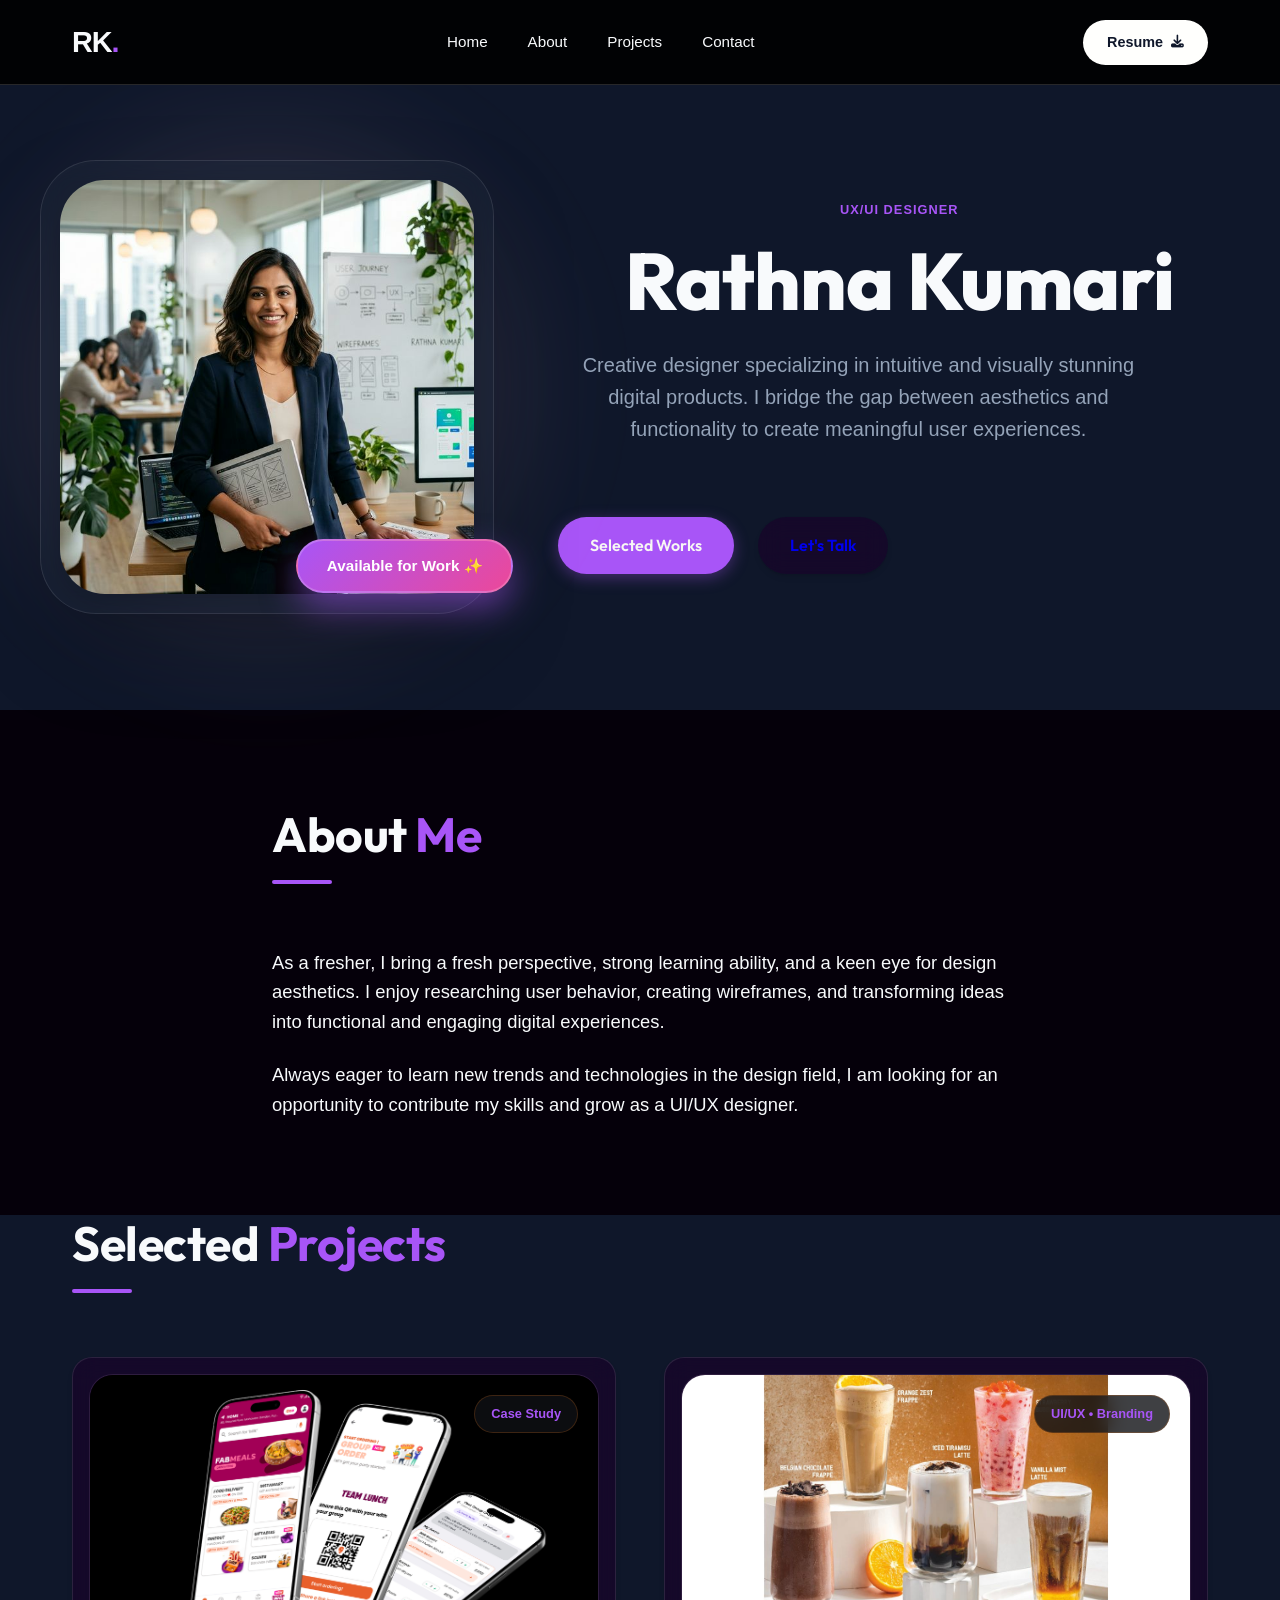
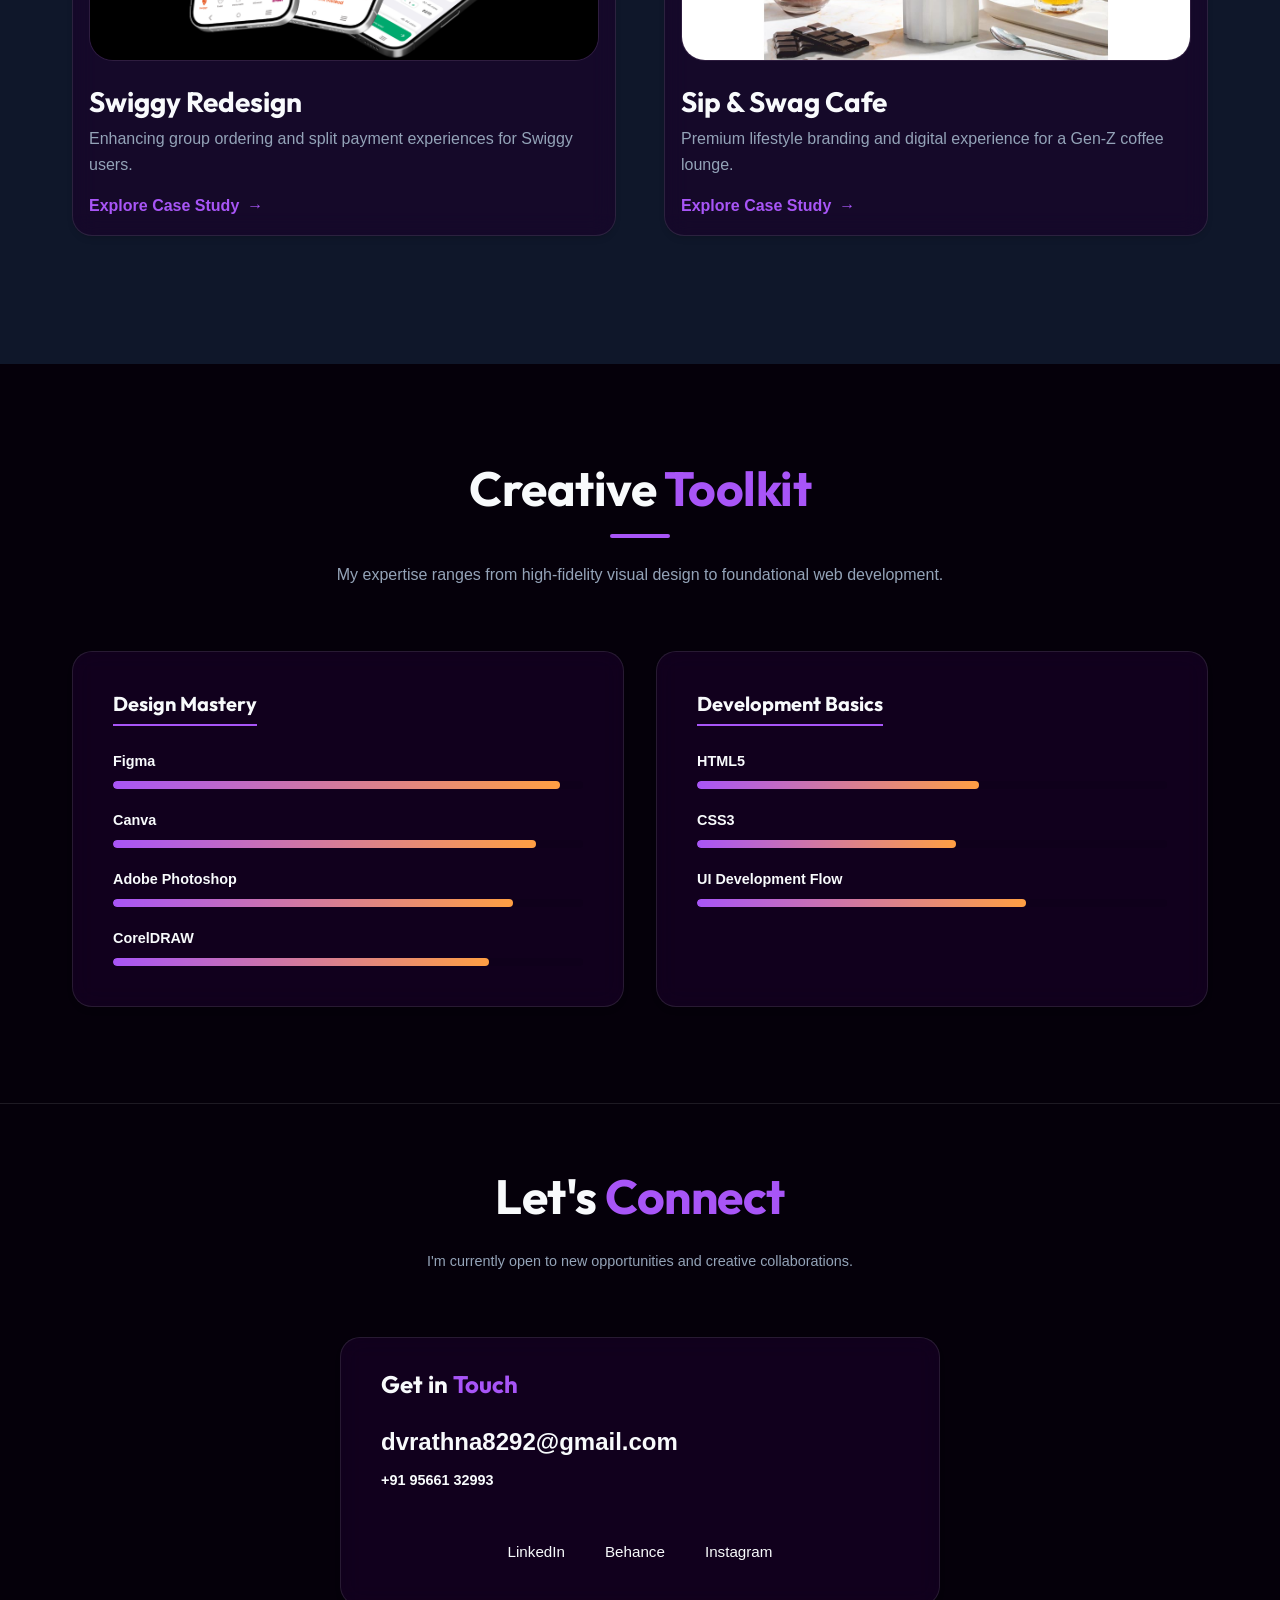
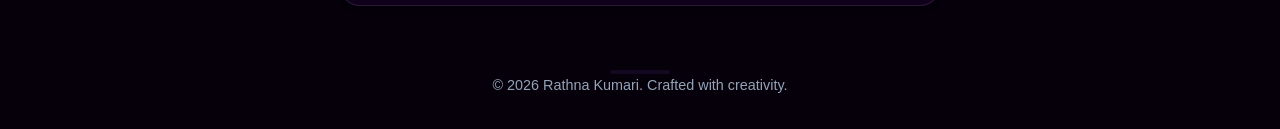
<file: index.html>
<head>
    <meta charset="UTF-8">
    <meta name="viewport" content="width=device-width, initial-scale=1.0">
    <title>Rathna Kumari | UI/UX Designer Portfolio</title>
    <link rel="stylesheet" href="styling.css">
    <link rel="preconnect" href="https://fonts.googleapis.com">
    <link rel="preconnect" href="https://fonts.gstatic.com" crossorigin>
    <link href="https://fonts.googleapis.com/css2?family=Outfit:wght@300;400;500;600;700&display=swap" rel="stylesheet">
    <link rel="stylesheet" href="https://cdnjs.cloudflare.com/ajax/libs/font-awesome/6.4.0/css/all.min.css">
</head>

<body class="portfolio-theme">
    <!-- Navbar -->
    <nav class="navbar">
        <div class="nav-container">
            <a href="#" class="logo">RK<span>.</span></a>
            <ul class="nav-links">
                <li><a href="#home">Home</a></li>
                <li><a href="#about">About</a></li>
                <li><a href="#projects">Projects</a></li>
                <li><a href="#contact">Contact</a></li>
            </ul>
            <a href="resume.pdf" class="btn-resume" download>Resume <i class="fa-solid fa-download"></i></a>
        </div>
    </nav>
    <header class="portfolio-hero container">
        <div class="hero-layout fade-up">
            <div class="hero-image-wrapper">
                <div class="profile-photo-container">
                    <img src="premium_designer_portrait.png" alt="Rathna Kumari" class="profile-photo">
                    <div class="floating-badge">Available for Work ✨</div>
                </div>
            </div>
            <div class="hero-text">
                <span class="tag">UX/UI Designer</span>
                <h1 class="hero-title">Rathna Kumari</h1>
                <p class="hero-subtitle">Creative designer specializing in intuitive and visually stunning digital products. I bridge the gap between aesthetics and functionality to create meaningful user experiences.</p>

                <div class="flex-center gap-md" style="justify-content: flex-start; margin-top: 2rem;">
                    <a href="#projects" class="btn primary-btn">Selected Works</a>
                    <a href="#contact" class="btn glass-card">Let's Talk</a>
                </div>
            </div>
        </div>
    </header>
    
    <section id="about" class="section bg-darker" style="scroll-margin-top: 80px;">
        <div class="container" style="max-width: 800px;">
            <div class="section-header fade-up">
                <h2>About <span class="highlight">Me</span></h2>
                <div class="line align-left"></div>
            </div>
            <div class="about-content fade-up delay-1">
                <p class="text-lg mb-md" style="color: var(--text-primary);">As a fresher, I bring a fresh perspective, strong learning ability, and a keen eye for design aesthetics. I enjoy researching user behavior, creating wireframes, and transforming ideas into functional and engaging digital experiences.</p>
                <p class="text-lg" style="color: var(--text-primary);">Always eager to learn new trends and technologies in the design field, I am looking for an opportunity to contribute my skills and grow as a UI/UX designer.</p>
            </div>
        </div>
    </section>

    <main id="projects" class="projects-section container" style="scroll-margin-top: 100px;">
        <div class="section-header fade-up">
            <h2>Selected <span class="highlight">Projects</span></h2>
            <div class="line align-left"></div>
        </div>

        <div class="project-grid">
            <!-- Swiggy Redesign Project -->
            <a href="case study.html" class="project-card glass-card p-sm fade-up">
                <div class="project-thumbnail">
                    <span class="project-badge">Case Study</span>
                    <img src="Swiggy redesign.png" alt="Swiggy Redesign Case Study Thumbnail">
                </div>
                <div class="p-md">
                    <h3 class="project-title">Swiggy Redesign</h3>
                    <p class="project-desc">Enhancing group ordering and split payment experiences for Swiggy users.</p>
                    <span class="view-case-study">Explore Case Study</span>
                </div>
            </a>

            <!-- Sip & Swag Cafe Project -->
            <a href="sip-and-swag-case-study.html" class="project-card glass-card p-sm fade-up delay-1" style="text-decoration: none; color: inherit;">
                <div class="project-thumbnail">
                    <span class="project-badge">UI/UX • Branding</span>
                    <img src="Barista.jpg" alt="Sip & Swag Cafe" style="width: 100%; height: 100%; object-fit: cover; border-radius: 12px;">
                </div>
                <div class="p-md">
                    <h3 class="project-title">Sip & Swag Cafe</h3>
                    <p class="project-desc">Premium lifestyle branding and digital experience for a Gen-Z coffee lounge.</p>
                    <span class="view-case-study">Explore Case Study</span>
                </div>
            </a>
        </div>
    </main>

    <section id="skills" class="section bg-darker" style="scroll-margin-top: 80px;">
        <div class="container">
            <div class="section-header center fade-up">
                <h2>Creative <span class="highlight">Toolkit</span></h2>
                <div class="line"></div>
                <p class="mt-md">My expertise ranges from high-fidelity visual design to foundational web development.</p>
            </div>
            <div class="skills-grid">
                <div class="skill-category glass-card p-xl fade-up">
                    <h3 class="mb-md">Design Mastery</h3>
                    <div class="skill-list">
                        <div class="skill-item">
                            <span class="skill-name">Figma</span>
                            <div class="skill-bar"><div class="fill" style="width: 95%;"></div></div>
                        </div>
                        <div class="skill-item">
                            <span class="skill-name">Canva</span>
                            <div class="skill-bar"><div class="fill" style="width: 90%;"></div></div>
                        </div>
                        <div class="skill-item">
                            <span class="skill-name">Adobe Photoshop</span>
                            <div class="skill-bar"><div class="fill" style="width: 85%;"></div></div>
                        </div>
                        <div class="skill-item">
                            <span class="skill-name">CorelDRAW</span>
                            <div class="skill-bar"><div class="fill" style="width: 80%;"></div></div>
                        </div>
                    </div>
                </div>
                <div class="skill-category glass-card p-xl fade-up delay-1">
                    <h3 class="mb-md">Development Basics</h3>
                    <div class="skill-list">
                        <div class="skill-item">
                            <span class="skill-name">HTML5</span>
                            <div class="skill-bar"><div class="fill" style="width: 60%;"></div></div>
                        </div>
                        <div class="skill-item">
                            <span class="skill-name">CSS3</span>
                            <div class="skill-bar"><div class="fill" style="width: 55%;"></div></div>
                        </div>
                        <div class="skill-item">
                            <span class="skill-name">UI Development Flow</span>
                            <div class="skill-bar"><div class="fill" style="width: 70%;"></div></div>
                        </div>
                    </div>
                </div>
            </div>
        </div>
    </section>

    <footer id="contact" class="section bg-darker" style="padding: 4rem 0 2rem; scroll-margin-top: 80px;">
        <div class="container" style="text-align: center;">
            <h2 class="mb-md">Let's <span class="highlight">Connect</span></h2>
            <p class="mb-lg">I'm currently open to new opportunities and creative collaborations.</p>
            
            <div class="contact-wrapper fade-up" style="display: flex; justify-content: center; margin-bottom: 4rem;">
                <!-- Contact Info Side -->
                <div class="contact-details glass-card p-xl" style="width: 100%; max-width: 600px;">
                    <div class="footer-contact mb-xl">
                        <h3 class="mb-md">Get in <span class="highlight">Touch</span></h3>
                        <p class="text-lg">dvrathna8292@gmail.com</p>
                        <p class="mt-sm">+91 95661 32993</p>
                    </div>
                    <div class="nav-links" style="justify-content: center; gap: 2.5rem; flex-wrap: wrap;">
                        <a href="https://linkedin.com" target="_blank">LinkedIn</a>
                        <a href="https://behance.net" target="_blank">Behance</a>
                        <a href="https://instagram.com" target="_blank">Instagram</a>
                    </div>
                </div>
            </div>
            
            <div class="line mb-md" style="margin: 0 auto; opacity: 0.1;"></div>
            <p class="text-sm">© 2026 Rathna Kumari. Crafted with creativity.</p>
        </div>
    </footer>

    <script src="script.js"></script>
    <script>
        // Observe fade-up elements on scroll
        const observerOptions = {
            threshold: 0.1
        };

        const observer = new IntersectionObserver((entries) => {
            entries.forEach(entry => {
                if (entry.isIntersecting) {
                    entry.target.classList.add('visible');
                }
            });
        }, observerOptions);

        document.querySelectorAll('.fade-up').forEach(el => observer.observe(el));
    </script>
</body>

</html>
</file>
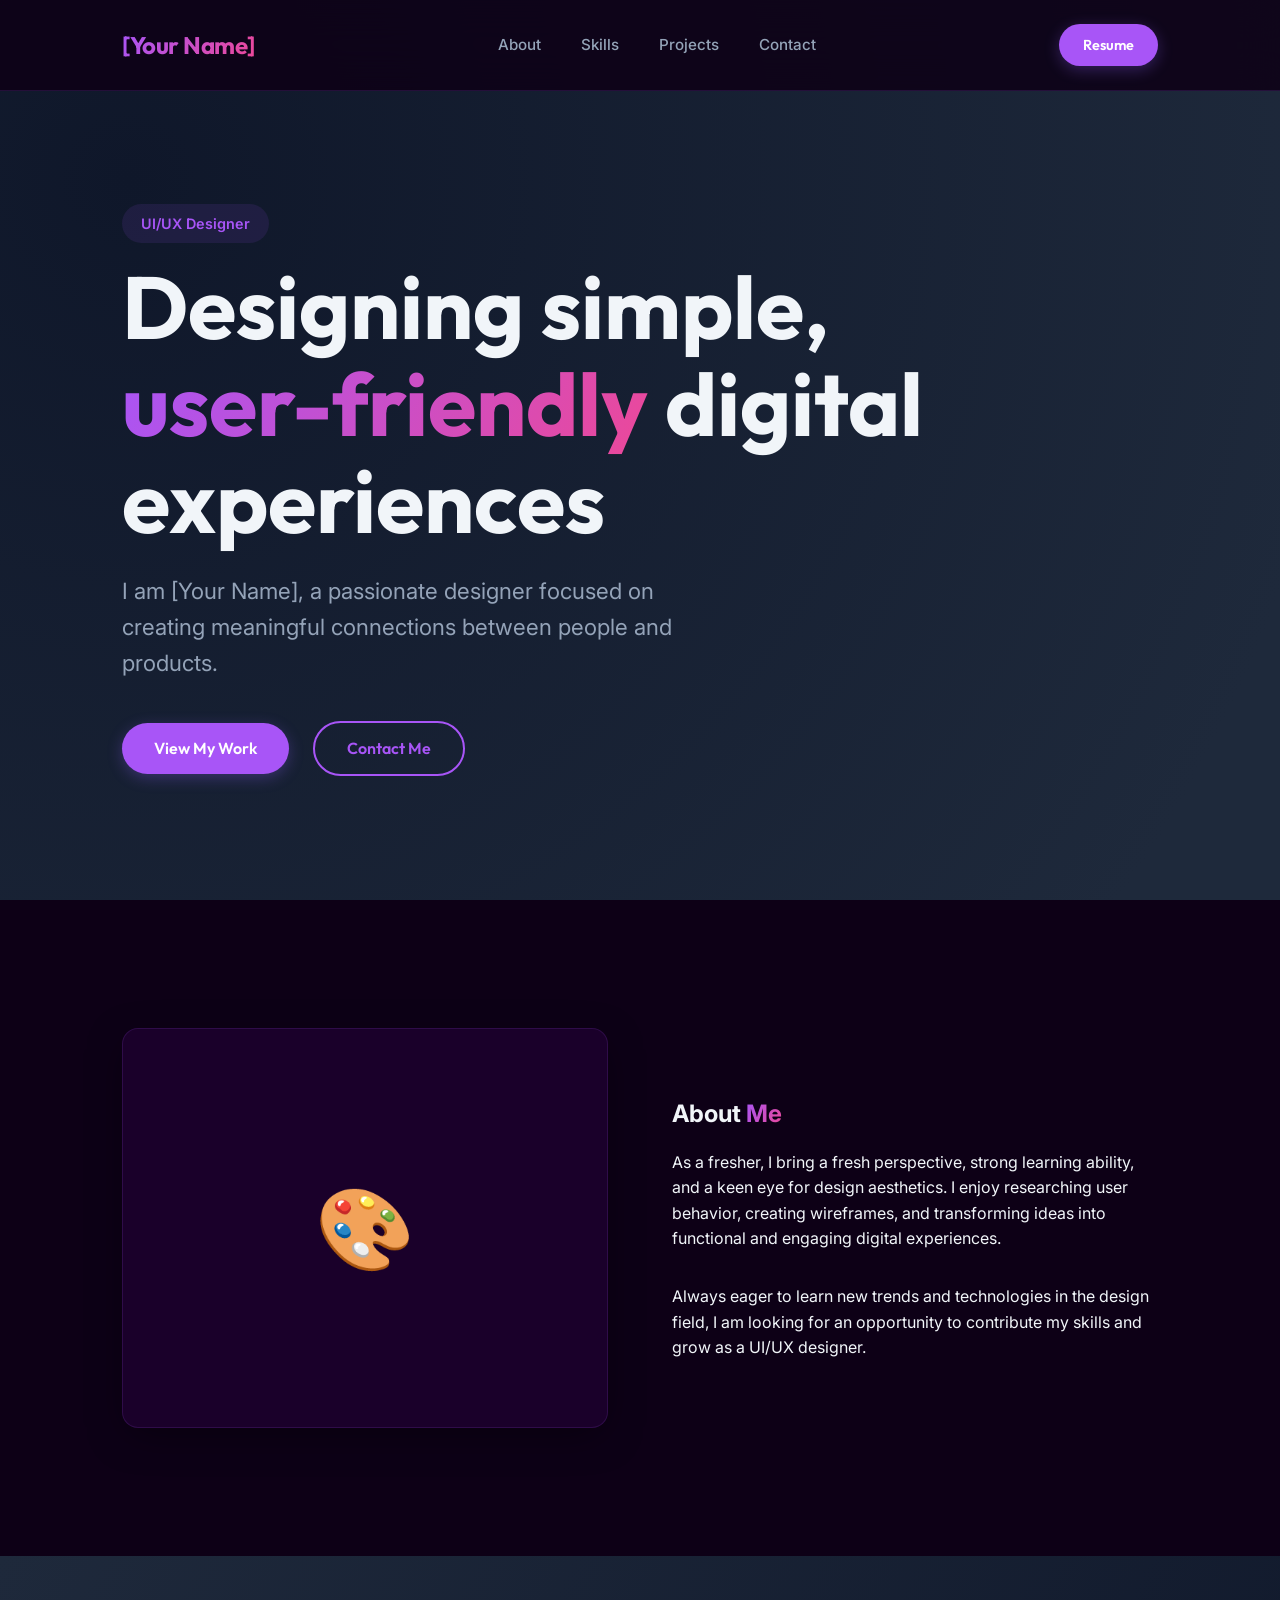
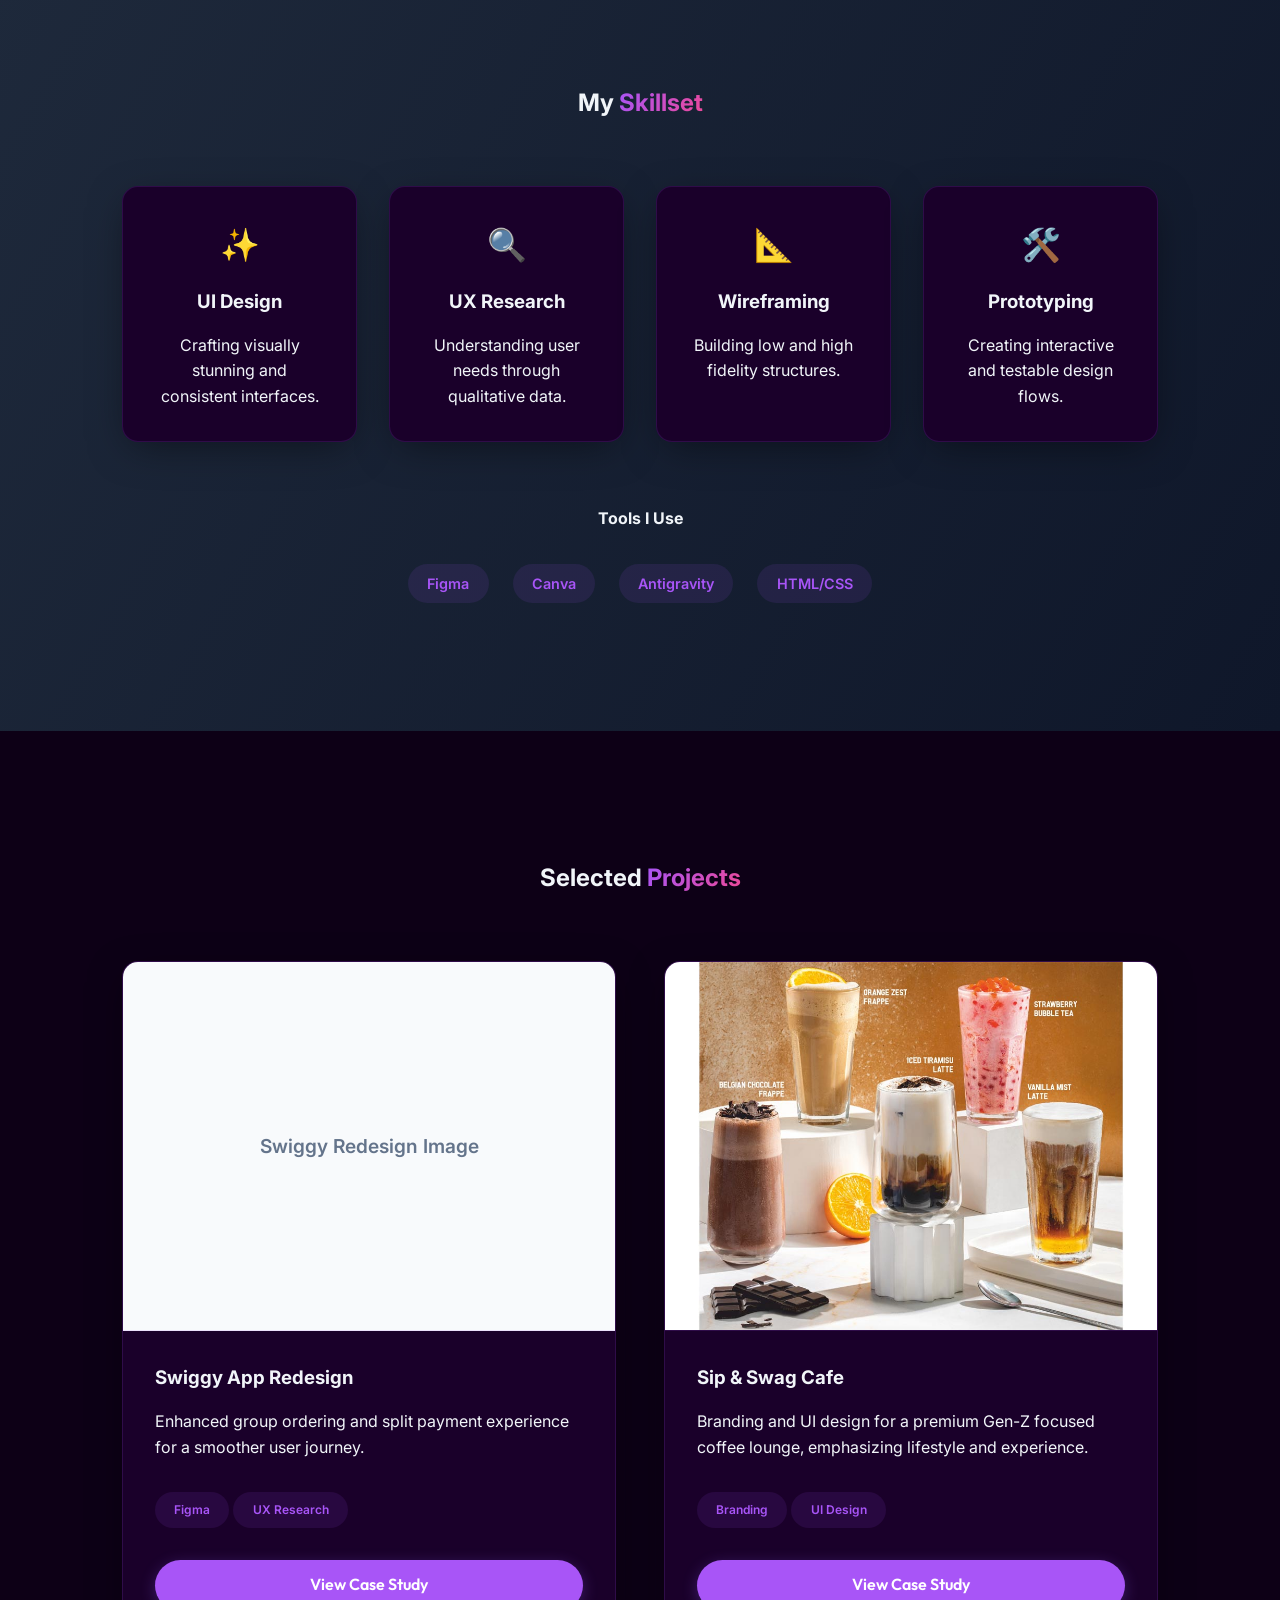
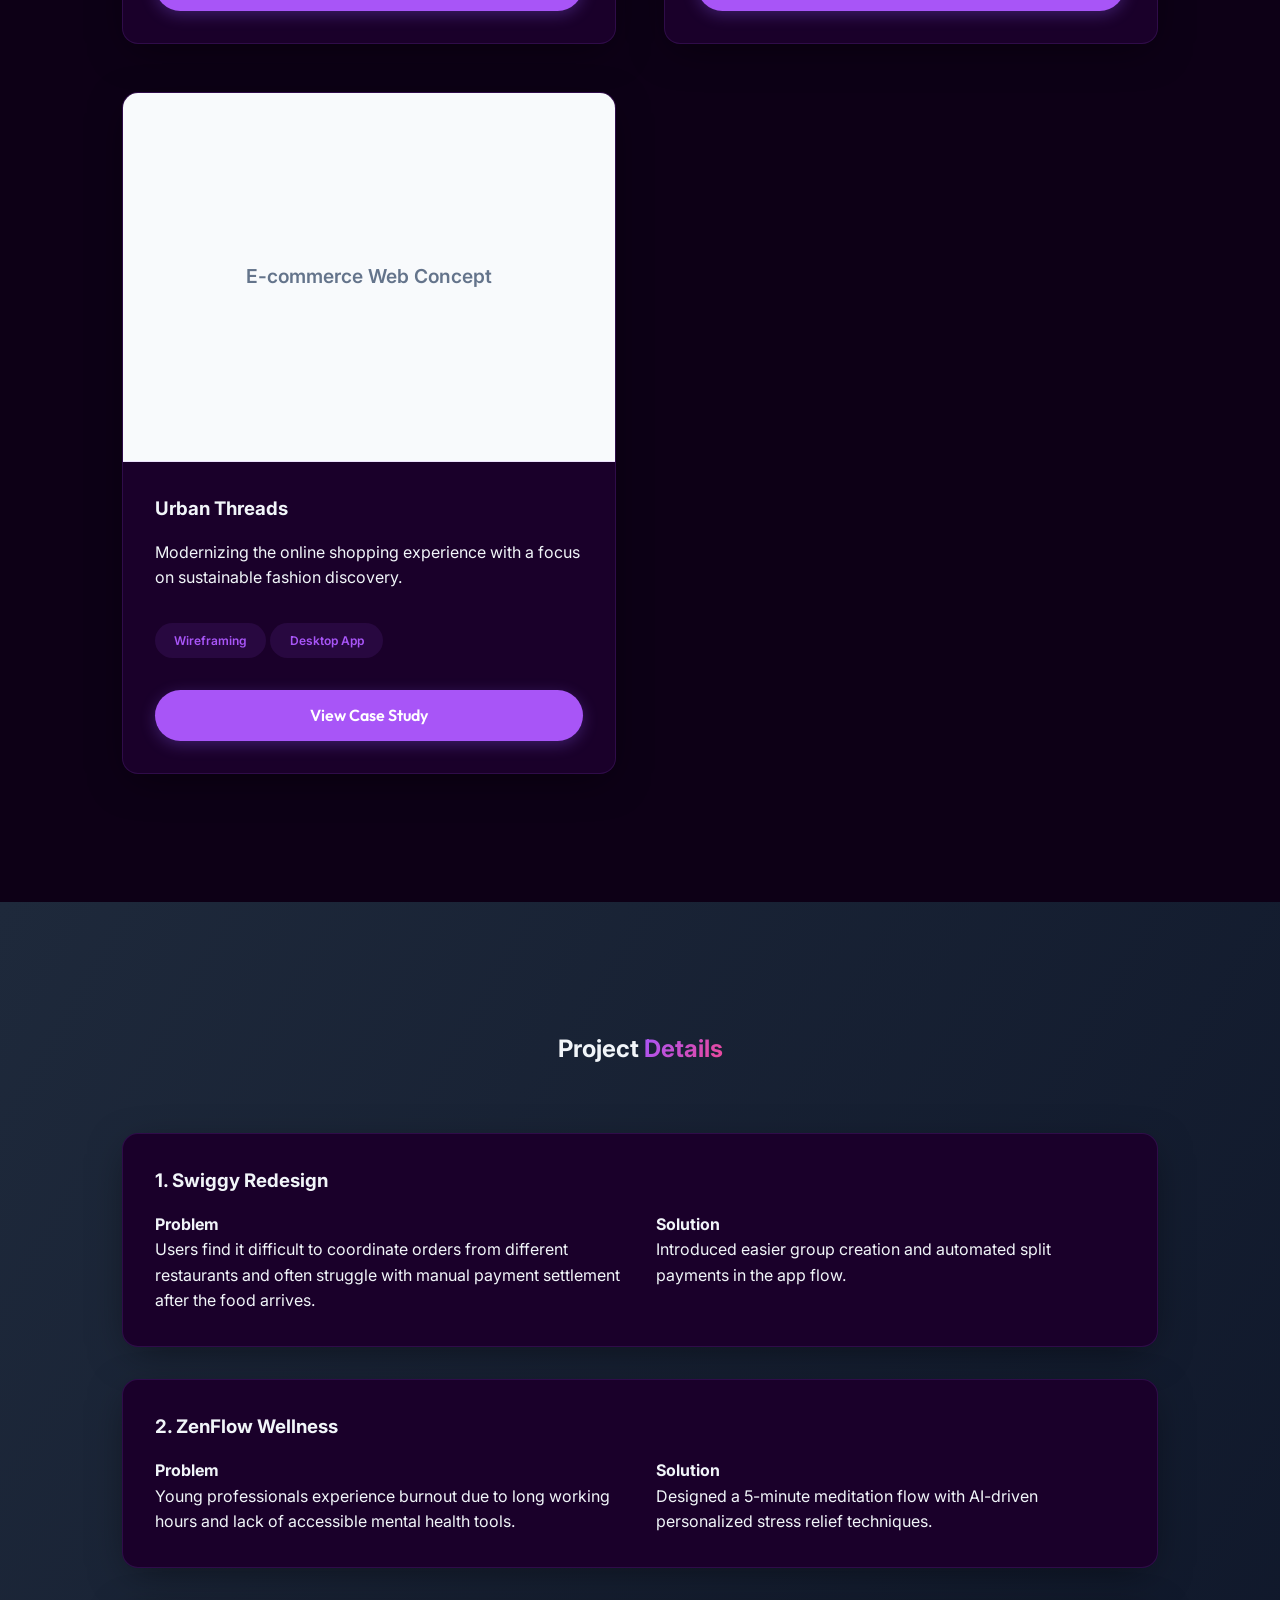
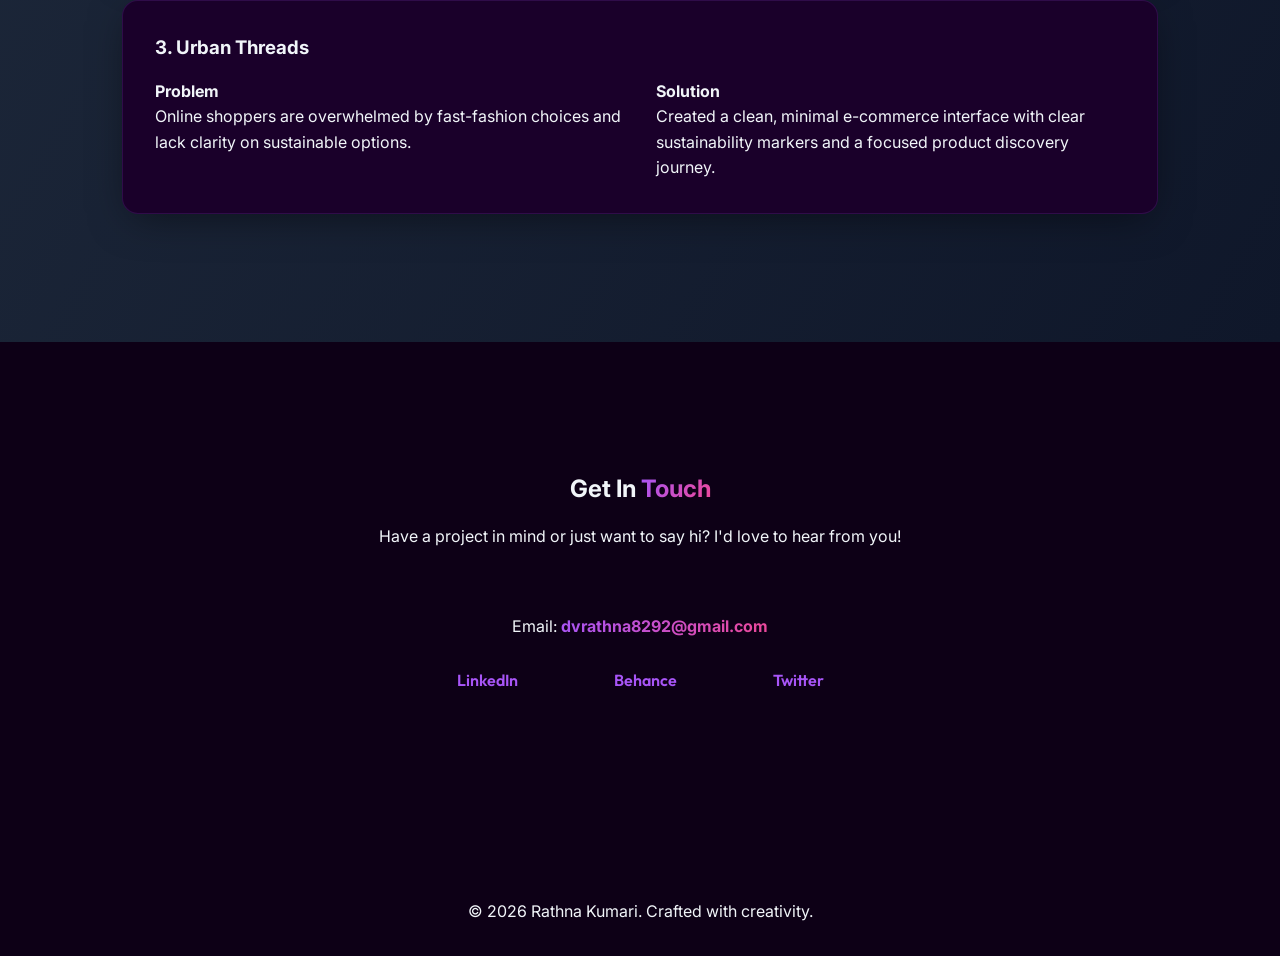
<file: fresher-portfolio.html>
<!DOCTYPE html>
<html lang="en">

<head>
    <meta charset="UTF-8">
    <meta name="viewport" content="width=device-width, initial-scale=1.0">
    <title>[Your Name] | UI/UX Designer Portfolio</title>
    <!-- Fonts -->
    <link rel="preconnect" href="https://fonts.googleapis.com">
    <link rel="preconnect" href="https://fonts.gstatic.com" crossorigin>
    <link
        href="https://fonts.googleapis.com/css2?family=Outfit:wght@300;400;500;600;700;800&family=Inter:wght@400;500;600&display=swap"
        rel="stylesheet">
    <!-- Styles -->
    <link rel="stylesheet" href="fresher-style.css">
</head>

<body>

    <!-- Navigation -->
    <nav class="navbar">
        <div class="container flex-between">
            <div class="logo"><span class="highlight">[Your Name]</span></div>
            <ul class="nav-links">
                <li><a href="#about">About</a></li>
                <li><a href="#skills">Skills</a></li>
                <li><a href="#projects">Projects</a></li>
                <li><a href="#contact">Contact</a></li>
            </ul>
            <a href="resume.pdf" download class="btn primary-btn"
                style="padding: 0.6rem 1.5rem; font-size: 0.9rem;">Resume</a>
        </div>
    </nav>

    <!-- Hero Section -->
    <section class="hero">
        <div class="container hero-content fade-up">
            <span class="skill-tag mb-sm">UI/UX Designer</span>
            <h1>Designing simple, <br><span class="highlight">user-friendly</span> digital experiences</h1>
            <p>I am [Your Name], a passionate designer focused on creating meaningful connections between people and
                products.</p>
            <div class="flex-center gap-md" style="justify-content: flex-start;">
                <a href="#projects" class="btn primary-btn">View My Work</a>
                <a href="#contact" class="btn outline-btn">Contact Me</a>
            </div>
        </div>
    </section>

    <!-- About Me Section -->
    <section id="about" class="section">
        <div class="container grid-2"
            style="display: grid; grid-template-columns: 1fr 1fr; gap: 4rem; align-items: center;">
            <div class="about-visual fade-up">
                <div class="card lavender-grad"
                    style="height: 400px; display: flex; align-items: center; justify-content: center;">
                    <!-- Placeholder for Profile Picture or Illustration -->
                    <span style="font-size: 5rem;">🎨</span>
                </div>
            </div>
            <div class="about-text fade-up delay-1">
                <h2 class="mb-sm">About <span class="highlight">Me</span></h2>
                <p class="mb-md">As a fresher, I bring a fresh perspective, strong learning ability, and a keen eye for design aesthetics. I enjoy researching user behavior, creating wireframes, and transforming ideas into functional and engaging digital experiences.</p>
                <p>Always eager to learn new trends and technologies in the design field, I am looking for an opportunity to contribute my skills and grow as a UI/UX designer.</p>
            </div>
        </div>
    </section>

    <!-- Skills Section -->
    <section id="skills" class="section soft-grad">
        <div class="container text-center">
            <h2 class="mb-lg">My <span class="highlight">Skillset</span></h2>
            <div class="skill-grid fade-up">
                <div class="card">
                    <span style="font-size: 2rem; display: block; margin-bottom: 1rem;">✨</span>
                    <h3 class="mb-sm">UI Design</h3>
                    <p class="text-muted">Crafting visually stunning and consistent interfaces.</p>
                </div>
                <div class="card">
                    <span style="font-size: 2rem; display: block; margin-bottom: 1rem;">🔍</span>
                    <h3 class="mb-sm">UX Research</h3>
                    <p class="text-muted">Understanding user needs through qualitative data.</p>
                </div>
                <div class="card">
                    <span style="font-size: 2rem; display: block; margin-bottom: 1rem;">📐</span>
                    <h3 class="mb-sm">Wireframing</h3>
                    <p class="text-muted">Building low and high fidelity structures.</p>
                </div>
                <div class="card">
                    <span style="font-size: 2rem; display: block; margin-bottom: 1rem;">🛠️</span>
                    <h3 class="mb-sm">Prototyping</h3>
                    <p class="text-muted">Creating interactive and testable design flows.</p>
                </div>
            </div>

            <div class="mt-xl fade-up delay-1" style="margin-top: 4rem;">
                <h4 class="mb-md">Tools I Use</h4>
                <div class="flex-center gap-md" style="flex-wrap: wrap;">
                    <span class="skill-tag">Figma</span>
                    <span class="skill-tag">Canva</span>
                    <span class="skill-tag">Antigravity</span>
                    <span class="skill-tag">HTML/CSS</span>
                </div>
            </div>
        </div>
    </section>

    <!-- Projects Section -->
    <section id="projects" class="section">
        <div class="container">
            <h2 class="mb-lg text-center">Selected <span class="highlight">Projects</span></h2>

            <div class="project-grid">
                <!-- Project 1: Swiggy Redesign -->
                <div class="card project-card fade-up">
                    <div class="project-img lavender-grad">
                        <!-- Placeholder for Project Image -->
                        <div class="flex-center"
                            style="height: 100%; font-size: 1.2rem; color: #64748b; font-weight: 600;">Swiggy Redesign
                            Image</div>
                    </div>
                    <div class="project-content">
                        <h3 class="mb-sm">Swiggy App Redesign</h3>
                        <p class="text-muted mb-md">Enhanced group ordering and split payment experience for a smoother
                            user journey.</p>
                        <div class="mb-md">
                            <span class="skill-tag" style="font-size: 0.75rem;">Figma</span>
                            <span class="skill-tag" style="font-size: 0.75rem;">UX Research</span>
                        </div>
                        <a href="#case-study-1" class="btn primary-btn" style="width: 100%; text-align: center;">View
                            Case Study</a>
                    </div>
                </div>

                <!-- Project 2: Sip & Swag Cafe -->
                <div class="card project-card fade-up delay-1">
                    <div class="project-img" style="background: url('Barista.jpg') center/cover no-repeat;">
                    </div>
                    <div class="project-content">
                        <h3 class="mb-sm">Sip & Swag Cafe</h3>
                        <p class="text-muted mb-md">Branding and UI design for a premium Gen-Z focused coffee lounge, emphasizing lifestyle and experience.</p>
                        <div class="mb-md">
                            <span class="skill-tag" style="font-size: 0.75rem;">Branding</span>
                            <span class="skill-tag" style="font-size: 0.75rem;">UI Design</span>
                        </div>
                        <a href="sip-and-swag-case-study.html" class="btn primary-btn" style="width: 100%; text-align: center;">View
                            Case Study</a>
                    </div>
                </div>

                <!-- Project 3: E-commerce -->
                <div class="card project-card fade-up delay-2">
                    <div class="project-img lavender-grad">
                        <div class="flex-center"
                            style="height: 100%; font-size: 1.2rem; color: #64748b; font-weight: 600;">E-commerce Web
                            Concept</div>
                    </div>
                    <div class="project-content">
                        <h3 class="mb-sm">Urban Threads</h3>
                        <p class="text-muted mb-md">Modernizing the online shopping experience with a focus on
                            sustainable fashion discovery.</p>
                        <div class="mb-md">
                            <span class="skill-tag" style="font-size: 0.75rem;">Wireframing</span>
                            <span class="skill-tag" style="font-size: 0.75rem;">Desktop App</span>
                        </div>
                        <a href="#case-study-3" class="btn primary-btn" style="width: 100%; text-align: center;">View
                            Case Study</a>
                    </div>
                </div>
            </div>
        </div>
    </section>

    <!-- Sample Case Studies Grid -->
    <section class="section soft-grad">
        <div class="container">
            <h2 class="mb-lg text-center">Project <span class="highlight">Details</span></h2>

            <div id="case-study-1" class="card mb-md fade-up">
                <h3 class="mb-sm">1. Swiggy Redesign</h3>
                <div class="grid-2" style="display: grid; grid-template-columns: 1fr 1fr; gap: 2rem;">
                    <div>
                        <h4>Problem</h4>
                        <p class="text-muted">Users find it difficult to coordinate orders from different restaurants
                            and often struggle with manual payment settlement after the food arrives.</p>
                    </div>
                    <div>
                        <h4>Solution</h4>
                        <p class="text-muted">Introduced easier group creation and automated split payments in the app
                            flow.</p>
                    </div>
                </div>
            </div>

            <div id="case-study-2" class="card mb-md fade-up">
                <h3 class="mb-sm">2. ZenFlow Wellness</h3>
                <div class="grid-2" style="display: grid; grid-template-columns: 1fr 1fr; gap: 2rem;">
                    <div>
                        <h4>Problem</h4>
                        <p class="text-muted">Young professionals experience burnout due to long working hours and lack
                            of accessible mental health tools.</p>
                    </div>
                    <div>
                        <h4>Solution</h4>
                        <p class="text-muted">Designed a 5-minute meditation flow with AI-driven personalized stress
                            relief techniques.</p>
                    </div>
                </div>
            </div>

            <div id="case-study-3" class="card fade-up">
                <h3 class="mb-sm">3. Urban Threads</h3>
                <div class="grid-2" style="display: grid; grid-template-columns: 1fr 1fr; gap: 2rem;">
                    <div>
                        <h4>Problem</h4>
                        <p class="text-muted">Online shoppers are overwhelmed by fast-fashion choices and lack clarity
                            on sustainable options.</p>
                    </div>
                    <div>
                        <h4>Solution</h4>
                        <p class="text-muted">Created a clean, minimal e-commerce interface with clear sustainability
                            markers and a focused product discovery journey.</p>
                    </div>
                </div>
            </div>
        </div>
    </section>

    <!-- Contact Section -->
    <section id="contact" class="section">
        <div class="container">
            <div class="text-center mb-lg">
                <h2 class="mb-sm">Get In <span class="highlight">Touch</span></h2>
                <p class="text-muted">Have a project in mind or just want to say hi? I'd love to hear from you!</p>
            </div>

            <div class="text-center mt-xl" style="margin-top: 3rem;">
                <p class="mb-sm">Email: <span class="highlight">dvrathna8292@gmail.com</span></p>
                <div class="social-links mt-md">
                    <a href="#" class="btn highlight" style="background: transparent; -webkit-text-fill-color: initial; color: var(--primary);">LinkedIn</a>
                    <a href="#" class="btn highlight" style="background: transparent; -webkit-text-fill-color: initial; color: var(--primary);">Behance</a>
                    <a href="#" class="btn highlight" style="background: transparent; -webkit-text-fill-color: initial; color: var(--primary);">Twitter</a>
                </div>
            </div>
        </div>
    </section>

    <footer style="padding: 2rem 0; background: var(--bg-secondary); border-top: 1px solid var(--border-color);">
        <div class="container" style="text-align: center;">
            <p class="text-muted">© 2026 Rathna Kumari. Crafted with creativity.</p>
        </div>
    </footer>

    <!-- Script for animations and smooth scroll -->
    <script>
        // Intersection Observer for fade-up animations
        const observerOptions = {
            threshold: 0.1,
            rootMargin: '0px 0px -50px 0px'
        };

        const observer = new IntersectionObserver((entries) => {
            entries.forEach(entry => {
                if (entry.isIntersecting) {
                    entry.target.classList.add('visible');
                    // Optional: stop observing after it's visible
                    // observer.unobserve(entry.target);
                }
            });
        }, observerOptions);

        document.querySelectorAll('.fade-up').forEach(el => observer.observe(el));

        // Smooth scroll for anchor links
        document.querySelectorAll('a[href^="#"]').forEach(anchor => {
            anchor.addEventListener('click', function (e) {
                e.preventDefault();
                document.querySelector(this.getAttribute('href')).scrollIntoView({
                    behavior: 'smooth'
                });
            });
        });
    </script>
</body>

</html>
</file>
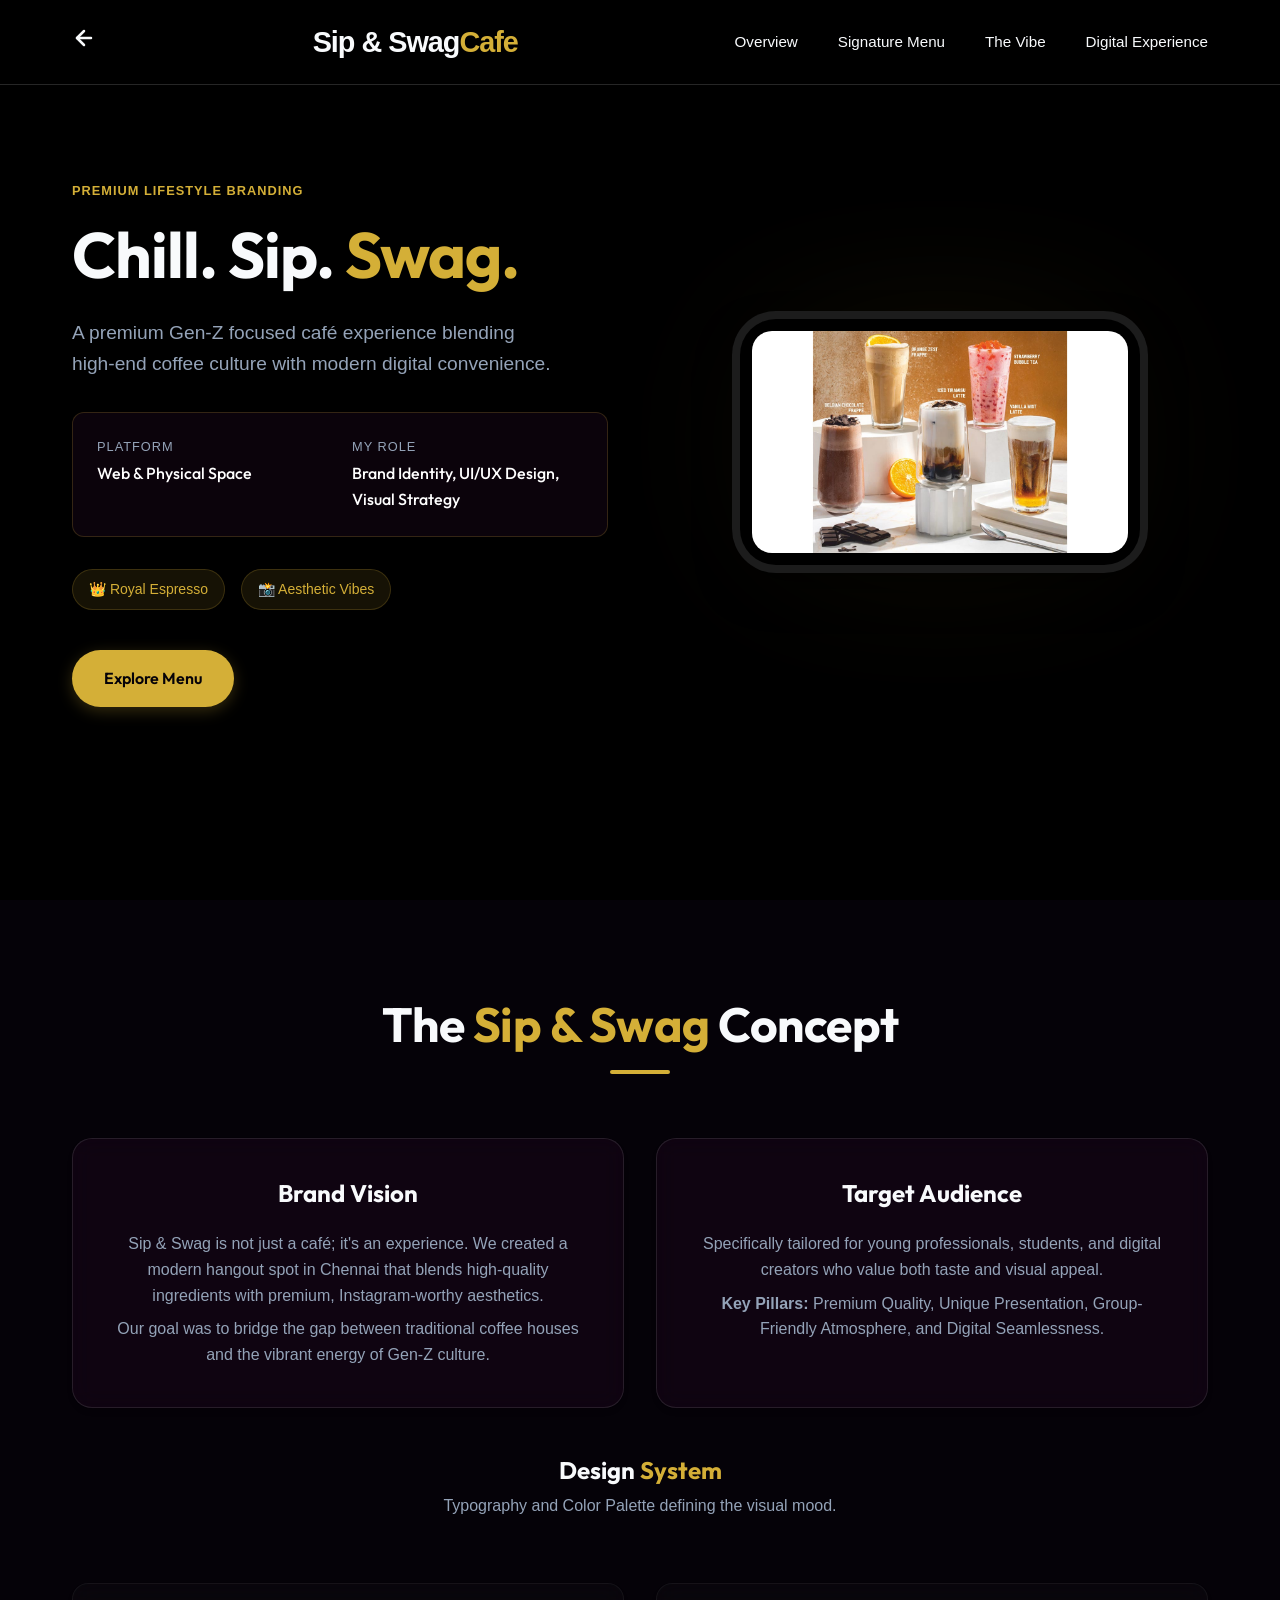
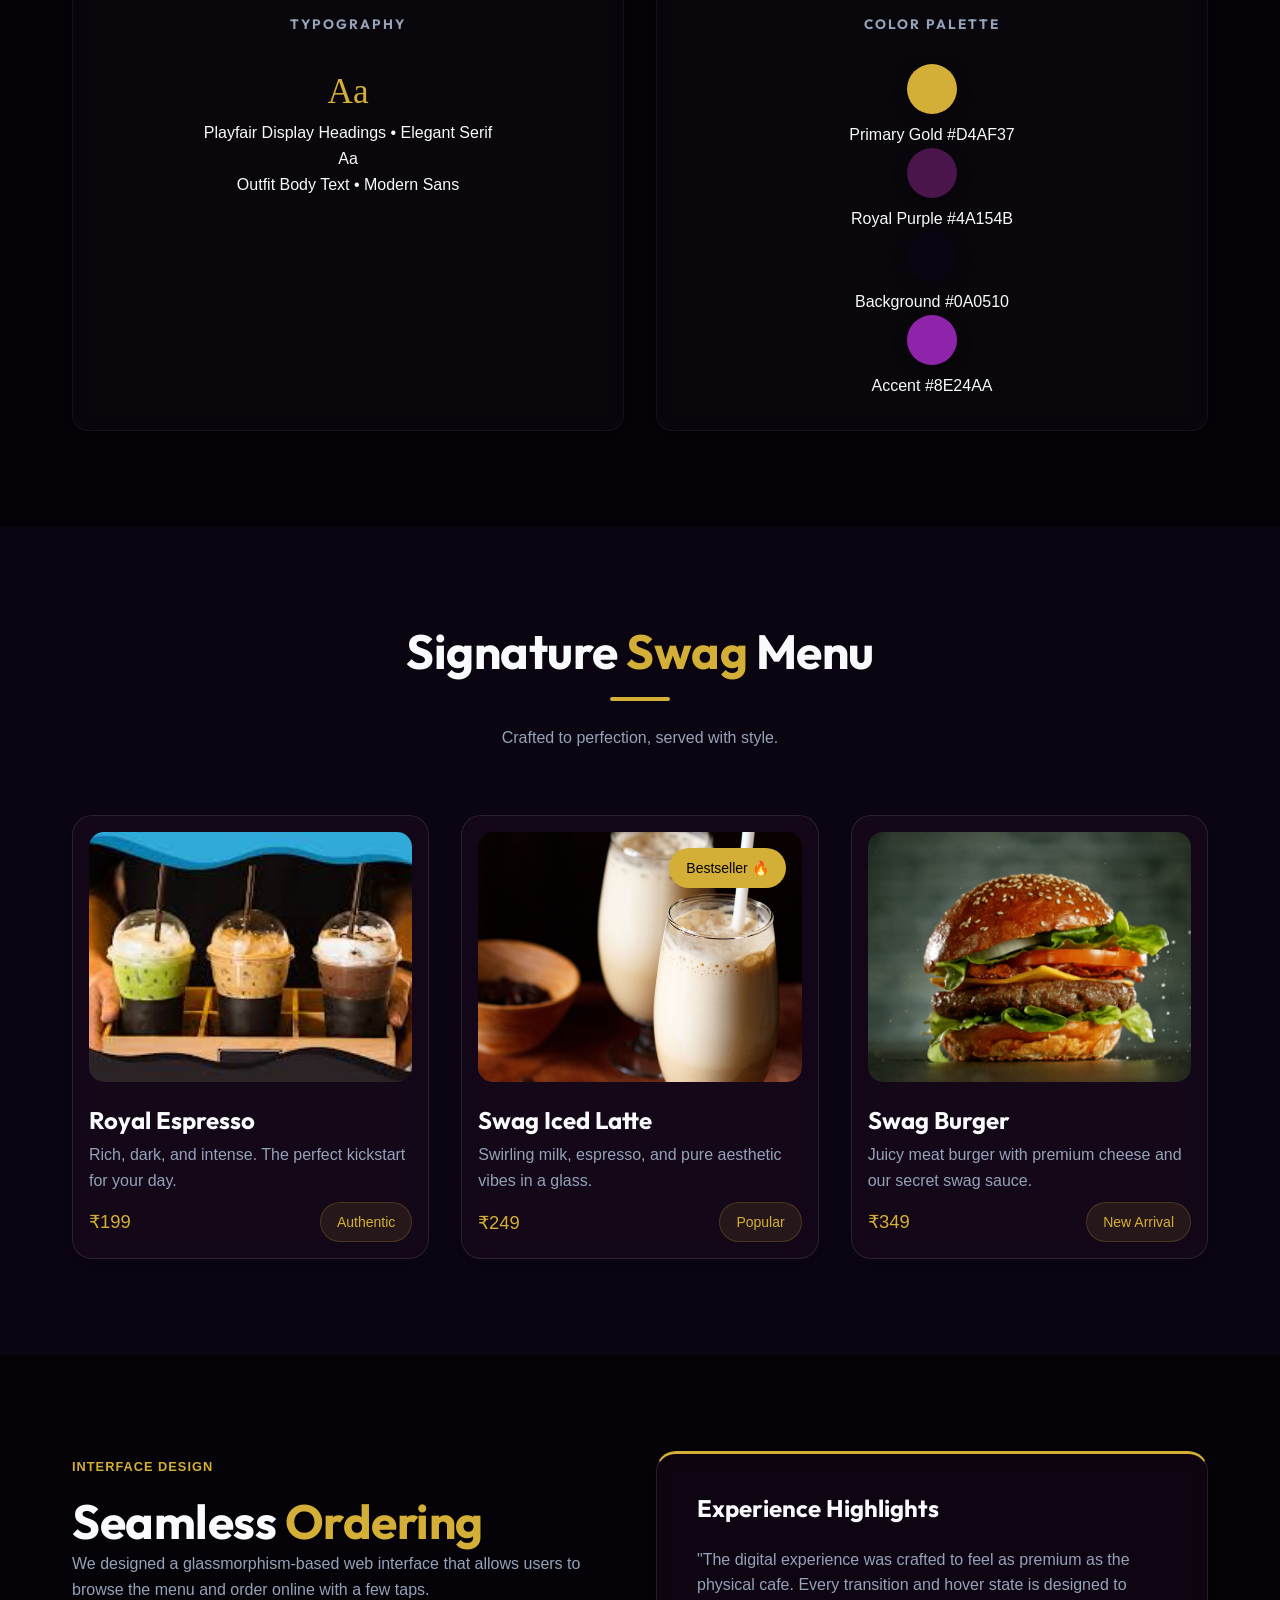
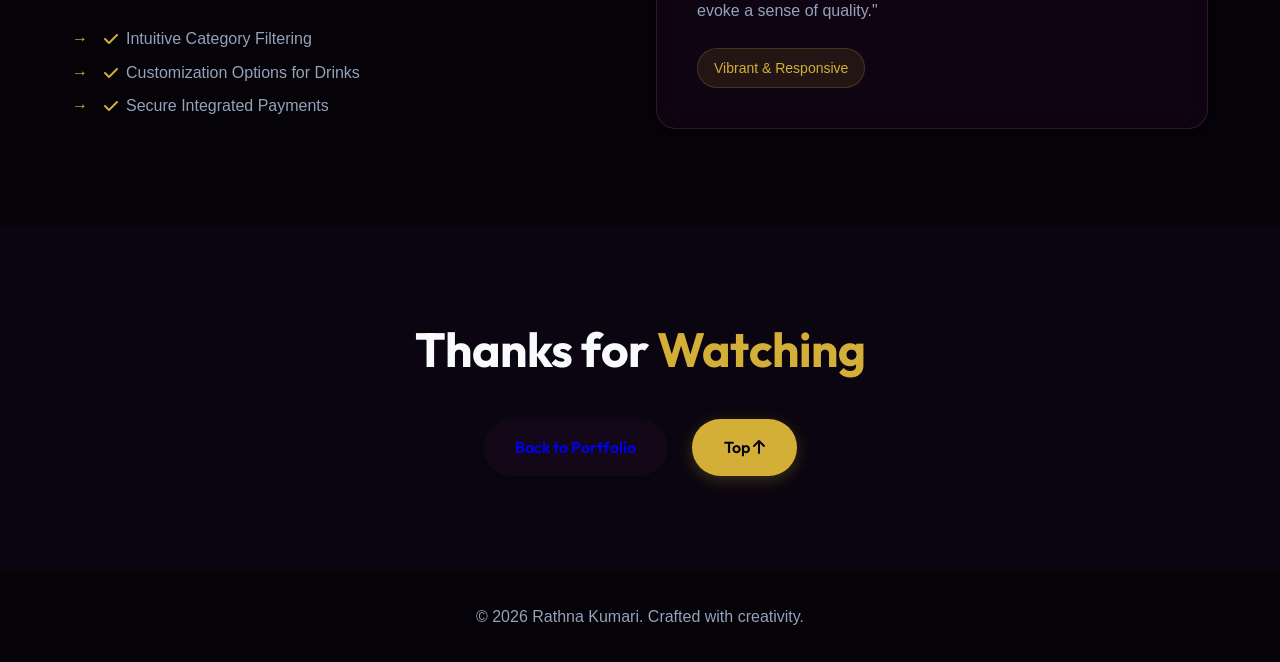
<file: sip-and-swag-case-study.html>
<!DOCTYPE html>
<html lang="en">
<head>
    <meta charset="UTF-8">
    <meta name="viewport" content="width=device-width, initial-scale=1.0">
    <title>Sip & Swag Café | UI/UX Case Study</title>
    <link rel="stylesheet" href="sip-and-swag-style.css">
    <link rel="preconnect" href="https://fonts.googleapis.com">
    <link rel="preconnect" href="https://fonts.gstatic.com" crossorigin>
    <link href="https://fonts.googleapis.com/css2?family=Outfit:wght@300;400;500;600;700&display=swap" rel="stylesheet">
    <link rel="stylesheet" href="https://cdnjs.cloudflare.com/ajax/libs/font-awesome/6.4.0/css/all.min.css">
</head>
<body>
    <!-- Navigation -->
    <nav class="navbar">
        <div class="nav-container">
            <a href="index.html" class="back-btn" title="Back to Portfolio">
                <svg width="24" height="24" viewBox="0 0 24 24" fill="none" stroke="currentColor" stroke-width="2.5" stroke-linecap="round" stroke-linejoin="round"><line x1="19" y1="12" x2="5" y2="12"></line><polyline points="12 19 5 12 12 5"></polyline></svg>
            </a>
            <div class="logo">Sip & Swag<span class="highlight">Cafe</span></div>
            <ul class="nav-links">
                <li><a href="#overview">Overview</a></li>
                <li><a href="#menu">Signature Menu</a></li>
                <li><a href="#vibe">The Vibe</a></li>
                <li><a href="#order">Digital Experience</a></li>
            </ul>

        </div>
    </nav>

    <!-- Hero Section -->
    <header class="hero section">
        <div class="container hero-grid">
            <div class="hero-content fade-up">
                <span class="tag">Premium Lifestyle Branding</span>
                <h1 class="title">Chill. Sip. <span class="highlight">Swag.</span></h1>
                <p class="subtitle">A premium Gen-Z focused café experience blending high-end coffee culture with modern digital convenience.</p>
                
                <div class="role-grid">
                    <div class="role-item">
                        <span class="role-label">Platform</span>
                        <span class="role-val">Web & Physical Space</span>
                    </div>
                    <div class="role-item">
                        <span class="role-label">My Role</span>
                        <span class="role-val">Brand Identity, UI/UX Design, Visual Strategy</span>
                    </div>
                </div>
                
                <div class="features-pill">
                    <span class="pill">👑 Royal Espresso</span>
                    <span class="pill">📸 Aesthetic Vibes</span>
                </div>
                
                <a href="#menu" class="btn primary-btn">Explore Menu</a>
            </div>
            <div class="hero-visual fade-up delay-1">
                <div class="mobile-mockup float" style="max-width: 400px; margin: 0 auto;">
                    <div class="img-wrapper" style="border-radius: 20px; overflow: hidden;">
                        <img src="Barista.jpg" alt="Sip & Swag Barista" class="lightbox-trigger">
                    </div>
                </div>
            </div>
        </div>
    </header>

    <!-- Overview Section -->
    <section id="overview" class="section bg-darker">
        <div class="container text-center">
            <div class="section-header center fade-up">
                <h2>The <span class="highlight">Sip & Swag</span> Concept</h2>
                <div class="line"></div>
            </div>
            
            <div class="grid-2 fade-up delay-1 mt-xl">
                <div class="glass-card p-xl text-left">
                    <h3 class="mb-md">Brand Vision</h3>
                    <p class="text-light mb-sm">Sip & Swag is not just a café; it's an experience. We created a modern hangout spot in Chennai that blends high-quality ingredients with premium, Instagram-worthy aesthetics.</p>
                    <p class="text-light">Our goal was to bridge the gap between traditional coffee houses and the vibrant energy of Gen-Z culture.</p>
                </div>
                <div class="glass-card p-xl text-left">
                    <h3 class="mb-md">Target Audience</h3>
                    <p class="text-light mb-sm">Specifically tailored for young professionals, students, and digital creators who value both taste and visual appeal.</p>
                    <p class="text-light"><strong>Key Pillars:</strong> Premium Quality, Unique Presentation, Group-Friendly Atmosphere, and Digital Seamlessness.</p>
                </div>
            </div>
            
            <!-- Design System Showcase -->
            <div class="design-system-section mt-xl fade-up delay-1">
                <div class="section-header center mb-lg">
                    <h3 class="mb-sm">Design <span class="highlight">System</span></h3>
                    <p class="text-light">Typography and Color Palette defining the visual mood.</p>
                </div>

                <div class="grid-2">
                    <!-- Typography Card -->
                    <div class="system-card glass-card text-left">
                        <h4>Typography</h4>
                        <div class="type-showcase">
                            <div class="type-row">
                                <div class="type-sample-heading" style="font-family: 'Playfair Display', serif; color: var(--cafe-gold); font-size: 2.2rem;">Aa</div>
                                <div class="type-details">
                                    <span class="type-name">Playfair Display</span>
                                    <span class="type-weight">Headings • Elegant Serif</span>
                                </div>
                            </div>
                            <div class="type-row">
                                <div class="type-sample-body">Aa</div>
                                <div class="type-details">
                                    <span class="type-name">Outfit</span>
                                    <span class="type-weight">Body Text • Modern Sans</span>
                                </div>
                            </div>
                        </div>
                    </div>

                    <!-- Colors Card -->
                    <div class="system-card glass-card text-left">
                        <h4>Color Palette</h4>
                        <div class="colors-grid">
                            <div class="color-swatch">
                                <div class="swatch-circle" style="background: #d4af37;"></div>
                                <span class="color-name">Primary Gold</span>
                                <span class="color-hex">#D4AF37</span>
                            </div>
                            <div class="color-swatch">
                                <div class="swatch-circle" style="background: #4a154b;"></div>
                                <span class="color-name">Royal Purple</span>
                                <span class="color-hex">#4A154B</span>
                            </div>
                            <div class="color-swatch">
                                <div class="swatch-circle" style="background: #0a0510;"></div>
                                <span class="color-name">Background</span>
                                <span class="color-hex">#0A0510</span>
                            </div>
                            <div class="color-swatch">
                                <div class="swatch-circle" style="background: #8e24aa;"></div>
                                <span class="color-name">Accent</span>
                                <span class="color-hex">#8E24AA</span>
                            </div>
                        </div>
                    </div>
                </div>
            </div>
        </div>
    </section>

    <!-- Signature Menu Section -->
    <section id="menu" class="section">
        <div class="container">
            <div class="section-header center fade-up">
                <h2>Signature <span class="highlight">Swag</span> Menu</h2>
                <div class="line"></div>
                <p class="text-light mt-md">Crafted to perfection, served with style.</p>
            </div>
            
            <div class="grid-3 mt-xl">
                <div class="glass-card p-md fade-up">
                    <div class="img-wrapper mb-md" style="border-radius: 15px; overflow: hidden; height: 250px;">
                        <img src="sip-swag-espresso.jfif" alt="Hot Espresso" style="width: 100%; height: 100%; object-fit: cover;">
                    </div>
                    <div class="p-sm">
                        <h3 class="mb-sm">Royal Espresso</h3>
                        <p class="text-light mb-sm">Rich, dark, and intense. The perfect kickstart for your day.</p>
                        <div class="flex-between align-center">
                            <span class="highlight font-bold text-lg">₹199</span>
                            <span class="pill">Authentic</span>
                        </div>
                    </div>
                </div>
                <div class="glass-card p-md fade-up delay-1">
                    <div class="img-wrapper mb-md" style="border-radius: 15px; overflow: hidden; height: 250px; position: relative;">
                        <img src="sip-swag-coffee.jpg" alt="Iced Coffee" style="width: 100%; height: 100%; object-fit: cover;">
                        <span class="pill" style="position: absolute; top: 1rem; right: 1rem; background: var(--cafe-gold); color: var(--bg-secondary);">Bestseller 🔥</span>
                    </div>
                    <div class="p-sm">
                        <h3 class="mb-sm">Swag Iced Latte</h3>
                        <p class="text-light mb-sm">Swirling milk, espresso, and pure aesthetic vibes in a glass.</p>
                        <div class="flex-between align-center">
                            <span class="highlight font-bold text-lg">₹249</span>
                            <span class="pill">Popular</span>
                        </div>
                    </div>
                </div>
                <div class="glass-card p-md fade-up delay-2">
                    <div class="img-wrapper mb-md" style="border-radius: 15px; overflow: hidden; height: 250px;">
                        <img src="sip-swag-burger.png" alt="Swag Burger" style="width: 100%; height: 100%; object-fit: cover;">
                    </div>
                    <div class="p-sm">
                        <h3 class="mb-sm">Swag Burger</h3>
                        <p class="text-light mb-sm">Juicy meat burger with premium cheese and our secret swag sauce.</p>
                        <div class="flex-between align-center">
                            <span class="highlight font-bold text-lg">₹349</span>
                            <span class="pill">New Arrival</span>
                        </div>
                    </div>
                </div>
            </div>
        </div>
    </section>

    <!-- Digital Experience Section -->
    <section id="order" class="section bg-darker">
        <div class="container">
            <div class="grid-2 align-items-center">
                <div class="fade-up">
                    <span class="tag">Interface Design</span>
                    <h2>Seamless <span class="highlight">Ordering</span></h2>
                    <p class="text-light mb-md">We designed a glassmorphism-based web interface that allows users to browse the menu and order online with a few taps.</p>
                    <ul class="custom-list" style="list-style: none; padding: 0;">
                        <li style="margin-bottom: 0.5rem; display: flex; align-items: center; gap: 0.5rem;"><i class="fa-solid fa-check highlight"></i> Intuitive Category Filtering</li>
                        <li style="margin-bottom: 0.5rem; display: flex; align-items: center; gap: 0.5rem;"><i class="fa-solid fa-check highlight"></i> Customization Options for Drinks</li>
                        <li style="margin-bottom: 0.5rem; display: flex; align-items: center; gap: 0.5rem;"><i class="fa-solid fa-check highlight"></i> Secure Integrated Payments</li>
                    </ul>
                </div>
                <div class="glass-card p-xl fade-up delay-1" style="border-top: 3px solid var(--cafe-gold);">
                    <h3 class="mb-md">Experience Highlights</h3>
                    <p class="text-light mb-md">"The digital experience was crafted to feel as premium as the physical cafe. Every transition and hover state is designed to evoke a sense of quality."</p>
                    <div class="pill">Vibrant & Responsive</div>
                </div>
            </div>
        </div>
    </section>

    <!-- Bottom Navigation -->
    <section class="section">
        <div class="container center">
            <h2 class="mb-lg">Thanks for <span class="highlight">Watching</span></h2>
            <div class="flex-center gap-md">
                <a href="index.html" class="btn glass-card">Back to Portfolio</a>
                <a href="#overview" class="btn primary-btn">Top <i class="fa-solid fa-arrow-up"></i></a>
            </div>
        </div>
    </section>

    <footer class="section bg-darker" style="padding: 2rem 0;">
        <div class="container" style="text-align: center;">
            <p>© 2026 Rathna Kumari. Crafted with creativity.</p>
        </div>
    </footer>

    <script>
        // Observe fade-up elements on scroll
        const observerOptions = { threshold: 0.1 };
        const observer = new IntersectionObserver((entries) => {
            entries.forEach(entry => {
                if (entry.isIntersecting) entry.target.classList.add('visible');
            });
        }, observerOptions);
        document.querySelectorAll('.fade-up').forEach(el => observer.observe(el));
    </script>
</body>
</html>
</file>
<file: styling.css>
:root {
    --swiggy-orange: #fc8019;
    --swiggy-orange-hover: #ff9f43;
    
    /* Portfolio Purple & Pink Theme (Only active in index.html) */
    --portfolio-primary-purple: #a855f7;
    --portfolio-primary-pink: #ec4899;
    --bg-primary: #0f172a;
    --bg-secondary: #0a0f1d;
    --card-bg: rgba(30, 41, 59, 0.7);
    --border-color: rgba(255, 255, 255, 0.1);
    --text-primary: #f8fafc;
    --text-secondary: #94a3b8;
    --glow: rgba(168, 85, 247, 0.25);
    
    --success: #10b981;
    --danger: #ef4444;
    
    --font-heading: 'Outfit', sans-serif;
    --font-body: 'Inter', sans-serif;
    --shadow-sm: 0 1px 2px 0 rgb(0 0 0 / 0.05);
    --shadow-md: 0 4px 6px -1px rgb(0 0 0 / 0.1), 0 2px 4px -2px rgb(0 0 0 / 0.1);
    --shadow-lg: 0 10px 15px -3px rgb(0 0 0 / 0.1), 0 4px 6px -4px rgb(0 0 0 / 0.1);
}

body.portfolio-theme {
    --swiggy-orange: var(--portfolio-primary-purple);
    --swiggy-orange-hover: var(--portfolio-primary-pink);
    --glow: rgba(168, 85, 247, 0.35);
    --bg-primary: #0d0016;
    --bg-secondary: #05000a;
    --card-bg: rgba(26, 0, 42, 0.6);
}

* {
    margin: 0;
    padding: 0;
    box-sizing: border-box;
}

html {
    scroll-behavior: smooth;
    background-color: var(--bg-primary);
    color: var(--text-primary);
    font-family: var(--font-body);
}

body {
    overflow-x: hidden;
    line-height: 1.6;
}

/* Typography */
h1, h2, h3, h4, h5, h6 {
    font-family: var(--font-heading);
    font-weight: 700;
    line-height: 1.2;
}

h1 { font-size: clamp(2.5rem, 5vw, 4rem); letter-spacing: -1px; }
h2 { font-size: clamp(2rem, 4vw, 3rem); letter-spacing: -0.5px; }
h3 { font-size: 1.5rem; }
h4 { font-size: 1.2rem; }

p {
    font-size: 1rem;
    color: var(--text-secondary);
}

.text-light { color: var(--text-secondary); }
.text-lg { font-size: 1.15rem; }
.highlight { color: var(--swiggy-orange); }
.text-highlight { color: var(--swiggy-orange); font-weight: 500;}
.center { text-align: center; }

/* Utilities */
.container {
    max-width: 1200px;
    margin: 0 auto;
    padding: 0 2rem;
}

.section { padding: 6rem 0; }
.bg-darker { background-color: var(--bg-secondary); }

.mb-sm { margin-bottom: 0.5rem; }
.mb-md { margin-bottom: 1.5rem; }
.mb-lg { margin-bottom: 2.5rem; }
.mt-sm { margin-top: 0.5rem; }
.mt-md { margin-top: 1.5rem; }
.mt-xl { margin-top: 3rem; }

.p-xl { padding: 2.5rem; }
.padding-xxl { padding: 4rem; }

.flex-between { display: flex; justify-content: space-between; align-items: center; }

/* Grid Layouts */
.grid-2 {
    display: grid;
    grid-template-columns: 1fr 1fr;
    gap: 2rem;
}

.grid-3 {
    display: grid;
    grid-template-columns: repeat(auto-fill, minmax(320px, 1fr));
    gap: 2rem;
}

.align-items-center {
    align-items: center;
}

.text-center {
    text-align: center;
}

.text-sm {
    font-size: 0.9rem;
}

.p-lg {
    padding: 1.5rem;
}

.compare-card {
    display: flex;
    flex-direction: column;
    align-items: center;
    justify-content: space-between;
    height: 100%;
}


/* UI Elements */
.glass-card {
    background: var(--card-bg);
    backdrop-filter: blur(12px);
    -webkit-backdrop-filter: blur(12px);
    border: 1px solid var(--border-color);
    border-radius: 20px;
    box-shadow: var(--shadow-md);
    transition: transform 0.3s cubic-bezier(0.175, 0.885, 0.32, 1.275), box-shadow 0.3s ease, border-color 0.3s ease;
}

.glass-card:hover {
    transform: translateY(-5px);
    border-color: var(--glow);
    box-shadow: var(--shadow-lg), 0 0 20px var(--glow);
}

.highlight-border {
    position: relative;
    overflow: hidden;
}

.highlight-border::before {
    content: '';
    position: absolute;
    top: 0; left: 0; right: 0; height: 3px;
    background: linear-gradient(90deg, transparent, var(--swiggy-orange), transparent);
}

.footer-contact {
    margin: 2rem 0;
}

.footer-contact p {
    color: var(--text-primary);
    font-weight: 600;
}

.btn {
    display: inline-block;
    padding: 1rem 2rem;
    border-radius: 50px;
    font-weight: 600;
    text-decoration: none;
    transition: all 0.3s ease;
    font-family: var(--font-heading);
    cursor: pointer;
    border: none;
}

.primary-btn {
    background: var(--swiggy-orange);
    color: rgb(247, 247, 244);
    box-shadow: 0 4px 15px var(--glow);
}

.primary-btn:hover {
    background: var(--swiggy-orange-hover);
    transform: translateY(-2px);
    box-shadow: 0 6px 20px rgba(252, 128, 25, 0.4);
}

.pill {
    background: rgba(252, 128, 25, 0.1);
    color: var(--swiggy-orange);
    padding: 0.5rem 1rem;
    border-radius: 50px;
    font-size: 0.875rem;
    font-weight: 500;
    border: 1px solid rgba(252, 128, 25, 0.2);
    display: inline-block;
}

/* Animations */
.fade-up {
    opacity: 0;
    transform: translateY(30px);
    transition: opacity 0.8s ease, transform 0.8s cubic-bezier(0.165, 0.84, 0.44, 1);
}

.fade-up.visible {
    opacity: 1;
    transform: translateY(0);
}

.delay-1 { transition-delay: 0.2s; }
.delay-2 { transition-delay: 0.4s; }

.float {
    animation: float 6s ease-in-out infinite;
}

@keyframes float {
    0% { transform: translateY(0px); }
    50% { transform: translateY(-15px); }
    100% { transform: translateY(0px); }
}

/* Navbar */
.navbar {
    position: fixed;
    top: 0;
    left: 0;
    width: 100%;
    padding: 1.2rem 0;
    background: rgba(0, 0, 0, 0.9);
    backdrop-filter: blur(20px);
    -webkit-backdrop-filter: blur(20px);
    border-bottom: 1px solid rgba(255, 255, 255, 0.15);
    z-index: 1000;
    transition: all 0.3s ease;
}

.nav-container {
    max-width: 1200px;
    margin: 0 auto;
    padding: 0 2rem;
    display: flex;
    justify-content: space-between;
    align-items: center;
}

.logo {
    font-size: 1.8rem;
    font-weight: 700;
    color: var(--text-primary);
    text-decoration: none;
    letter-spacing: -1px;
}

.logo span {
    color: var(--swiggy-orange);
}

.nav-links {
    display: flex;
    list-style: none;
    gap: 2.5rem;
    align-items: center;
}

.nav-links a {
    text-decoration: none;
    color: var(--text-primary);
    font-weight: 500;
    font-size: 0.95rem;
    transition: color 0.3s ease;
    position: relative;
}

.nav-links a::after {
    content: '';
    position: absolute;
    bottom: -5px;
    left: 0;
    width: 0;
    height: 2px;
    background: var(--swiggy-orange);
    transition: width 0.3s ease;
}

.nav-links a:hover {
    color: var(--swiggy-orange);
}

.nav-links a:hover::after {
    width: 100%;
}

.btn-resume {
    background: #fffffd;
    color: #0f172a;
    padding: 0.7rem 1.5rem;
    border-radius: 50px;
    text-decoration: none;
    font-weight: 600;
    font-size: 0.9rem;
    display: flex;
    align-items: center;
    gap: 0.5rem;
    transition: all 0.3s ease;
    box-shadow: 0 4px 15px rgba(0, 0, 0, 0.1);
}

.btn-resume:hover {
    background: var(--swiggy-orange);
    transform: translateY(-2px);
    box-shadow: 0 6px 20px rgba(252, 128, 25, 0.3);
}

.btn-resume i {
    font-size: 0.8rem;
}

/* Hero Section */
.hero {
    min-height: 100vh;
    display: flex;
    align-items: center;
    padding-top: 5rem;
    position: relative;
    overflow: hidden;
    background: #000000;
}

.hero::before {
    content: '';
    position: absolute;
    top: -50%; left: -10%;
    width: 60%; height: 100%;
    background: radial-gradient(circle, rgba(168, 85, 247, 0.15) 0%, transparent 60%);
    filter: blur(60px);
    z-index: -1;
}

.hero-grid {
    display: grid;
    grid-template-columns: 1fr 1fr;
    gap: 4rem;
    align-items: center;
}

.hero-layout {
    display: grid;
    grid-template-columns: 1fr 1.5fr;
    gap: 4rem;
    align-items: center;
}

.hero-image-wrapper {
    position: relative;
    display: flex;
    justify-content: center;
    align-items: center;
    z-index: 1;
}

.hero-image-wrapper::before,
.hero-image-wrapper::after {
    content: '';
    position: absolute;
    width: 140%;
    height: 140%;
    background: radial-gradient(circle, rgba(168, 85, 247, 0.4) 0%, transparent 70%);
    filter: blur(60px);
    opacity: 0.2;
    z-index: -1;
    animation: pulse 6s ease-in-out infinite alternate;
}

.hero-image-wrapper::after {
    background: radial-gradient(circle, #ffecd2 0%, transparent 70%);
    animation-delay: -3s;
}

@keyframes pulse {
    0% { transform: scale(0.8) translate(-10%, -10%); opacity: 0.1; }
    100% { transform: scale(1.2) translate(10%, 10%); opacity: 0.3; }
}

.profile-photo-container {
    position: relative;
    padding: 1.2rem;
    background: rgba(30, 41, 59, 0.4);
    backdrop-filter: blur(12px);
    -webkit-backdrop-filter: blur(12px);
    border: 1px solid rgba(255, 255, 255, 0.1);
    border-radius: 3.5rem;
    box-shadow: 0 40px 100px -20px rgba(0, 0, 0, 0.3);
    transition: all 0.6s cubic-bezier(0.165, 0.84, 0.44, 1);
    transform-style: preserve-3d;
}

.profile-photo {
    width: 100%;
    max-width: 420px;
    border-radius: 2.8rem;
    display: block;
    transition: transform 0.6s cubic-bezier(0.165, 0.84, 0.44, 1);
    box-shadow: 0 10px 30px rgba(0,0,0,0.2);
}

.profile-photo-container:hover {
    transform: translateY(-15px) rotate(2deg) scale(1.02);
    border-color: rgba(168, 85, 247, 0.5);
    box-shadow: 0 60px 120px -30px rgba(168, 85, 247, 0.25);
    background: rgba(255, 255, 255, 0.08);
}

.profile-photo-container:hover .profile-photo {
    transform: scale(1.05);
}

.floating-badge {
    position: absolute;
    bottom: 20px;
    right: -20px;
    background: linear-gradient(135deg, var(--portfolio-primary-purple), var(--portfolio-primary-pink));
    color: white;
    padding: 0.8rem 1.8rem;
    border-radius: 50px;
    font-size: 0.95rem;
    font-weight: 700;
    box-shadow: 0 15px 35px rgba(168, 85, 247, 0.5);
    animation: float-badge 4s ease-in-out infinite;
    z-index: 10;
    white-space: nowrap;
    border: 2px solid rgba(255, 255, 255, 0.2);
}

@keyframes float-badge {
    0% { transform: translateY(0) rotate(0); }
    50% { transform: translateY(-15px) rotate(3deg); }
    100% { transform: translateY(0) rotate(0); }
}

.hero-text {
    display: flex;
    flex-direction: column;
}

.contact-chips {
    display: flex;
    gap: 1rem;
    margin-top: 1.5rem;
    flex-wrap: wrap;
}

.chip {
    padding: 0.5rem 1rem;
    background: var(--bg-secondary);
    border: 1px solid var(--border-color);
    border-radius: 50px;
    color: var(--text-secondary);
    text-decoration: none;
    font-size: 0.9rem;
    display: flex;
    align-items: center;
    gap: 0.5rem;
    transition: all 0.3s ease;
}

.chip:hover {
    background: white;
    border-color: var(--swiggy-orange);
    color: var(--text-primary);
    transform: translateY(-2px);
    box-shadow: var(--shadow-sm);
}

.tag {
    display: inline-block;
    color: var(--swiggy-orange);
    font-weight: 600;
    letter-spacing: 1px;
    text-transform: uppercase;
    font-size: 0.8rem;
    margin-bottom: 1rem;
}

.title {
    margin-bottom: 1.5rem;
}

.subtitle {
    font-size: 1.2rem;
    margin-bottom: 2rem;
    max-width: 90%;
}

.role-grid {
    display: grid;
    grid-template-columns: 1fr 1fr;
    gap: 1.5rem;
    margin-bottom: 2rem;
    padding: 1.5rem;
    background: rgba(30, 41, 59, 0.3);
    border-radius: 12px;
    border: 1px solid rgba(252, 128, 25, 0.2);
}

.role-label {
    display: block;
    color: var(--text-secondary);
    font-size: 0.8rem;
    text-transform: uppercase;
    letter-spacing: 1px;
    margin-bottom: 0.25rem;
}

.role-val {
    font-family: var(--font-heading);
    font-weight: 500;
    color: white;
}

.features-pill {
    display: flex;
    gap: 1rem;
    margin-bottom: 2.5rem;
}

.visual-card {
    padding: 1rem;
    border-radius: 2rem;
    display: flex;
    justify-content: center;
    align-items: center;
    background: linear-gradient(145deg, rgba(25, 28, 36, 0.8), rgba(15, 17, 21, 0.8));
    position: relative;
}

.visual-card::after {
    content: '';
    position: absolute;
    inset: -2px;
    border-radius: 2rem;
    background: linear-gradient(45deg, var(--swiggy-orange), transparent, var(--swiggy-orange));
    z-index: -1;
    opacity: 0.3;
}

.ui-mockup {
    width: 100%;
    max-width: 320px;
    border-radius: 1.5rem;
    box-shadow: 0 20px 50px rgba(0,0,0,0.5);
    display: block;
}

/* Section Common */
.section-header {
    margin-bottom: 4rem;
}

.line {
    height: 4px;
    width: 60px;
    background: var(--swiggy-orange);
    border-radius: 2px;
    margin: 1rem auto 0;
}

.line.align-left {
    margin: 1rem 0 0 0;
}

/* Problem Section */
.border-red { border-top: 3px solid var(--danger); }
.border-green { border-top: 3px solid var(--success); }

.icon-header {
    display: flex;
    align-items: center;
    gap: 1rem;
    margin-bottom: 1.5rem;
}

.icon {
    font-size: 1.5rem;
    width: 40px; height: 40px;
    border-radius: 10px;
    display: flex;
    align-items: center;
    justify-content: center;
    background: rgba(255,255,255,0.05);
}

.custom-list {
    list-style: none;
}

.custom-list li {
    padding-left: 2rem;
    position: relative;
    margin-bottom: 0.75rem;
    color: var(--text-secondary);
}

.custom-list li::before {
    content: '→';
    position: absolute;
    left: 0;
    color: var(--swiggy-orange);
    font-weight: bold;
}

.example-box {
    background: rgba(0,0,0,0.3);
    padding: 1rem;
    border-radius: 8px;
    border-left: 3px solid var(--danger);
}

.text-red { color: #ff6b6b; }
.small { font-size: 0.85rem; }

/* Skills Grid */
.skills-grid {
    display: grid;
    grid-template-columns: repeat(auto-fit, minmax(300px, 1fr));
    gap: 2rem;
    margin-top: 3rem;
}

.skill-category h3 {
    font-size: 1.25rem;
    color: var(--text-primary);
    border-bottom: 2px solid var(--swiggy-orange);
    display: inline-block;
    padding-bottom: 0.5rem;
}

.skill-list {
    display: flex;
    flex-direction: column;
    gap: 1.25rem;
}

.skill-item {
    display: flex;
    flex-direction: column;
    gap: 0.5rem;
}

.skill-name {
    font-weight: 600;
    font-size: 0.9rem;
    color: var(--text-primary);
}

.skill-bar {
    height: 8px;
    background: rgba(0,0,0,0.05);
    border-radius: 4px;
    overflow: hidden;
}

.skill-bar .fill {
    height: 100%;
    background: linear-gradient(90deg, var(--swiggy-orange), #ff9f43);
    border-radius: 4px;
    transition: width 1.5s cubic-bezier(0.19, 1, 0.22, 1);
}

.insight-item {
    background: #1e293b;
    padding: 1.5rem;
    border-radius: 12px;
    text-align: center;
    box-shadow: var(--shadow-sm);
}

.insight-num {
    display: block;
    font-family: var(--font-heading);
    font-size: 2.5rem;
    font-weight: 800;
    color: rgba(252, 128, 25, 0.1);
    margin-bottom: 0.5rem;
}

/* Survey Progress Bars */
.survey-option {
    margin-bottom: 0.5rem;
}

.progress-bar-bg {
    width: 100%;
    height: 8px;
    background: rgba(255, 255, 255, 0.05);
    border-radius: 4px;
    overflow: hidden;
}

.progress-bar-fill {
    height: 100%;
    background: var(--swiggy-orange);
    border-radius: 4px;
    transition: width 1s ease-in-out;
}

/* User Flow Diagram */
.user-flow-container {
    background: rgba(255, 255, 255, 0.02);
    border-radius: 24px;
    padding: 3rem 2rem;
    border: 1px solid rgba(255, 255, 255, 0.05);
    display: flex;
    justify-content: center;
}

.flow-path {
    display: flex;
    flex-direction: column;
    align-items: center;
    width: 100%;
    max-width: 800px;
}

.flow-row {
    display: flex;
    align-items: center;
    justify-content: center;
    width: 100%;
    position: relative;
    gap: 1rem;
}

.flex-column {
    flex-direction: column;
}

.flow-step {
    background: var(--card-bg);
    border: 1px solid var(--border-color);
    padding: 1rem 1.5rem;
    border-radius: 12px;
    display: flex;
    align-items: center;
    gap: 0.75rem;
    min-width: 220px;
    justify-content: center;
    box-shadow: 0 4px 15px rgba(0,0,0,0.2);
    z-index: 2;
    transition: transform 0.3s ease, border-color 0.3s ease;
}

.flow-step:hover {
    transform: translateY(-2px);
    border-color: var(--swiggy-orange);
}

.highlight-step {
    background: rgba(252, 128, 25, 0.1);
    border-color: rgba(252, 128, 25, 0.3);
}

.final-step {
    background: rgba(40, 167, 69, 0.1);
    border-color: rgba(40, 167, 69, 0.3);
}

.step-icon {
    font-size: 1.25rem;
}

.step-name {
    font-weight: 600;
    font-size: 0.95rem;
    color: white;
}

.flow-connector {
    background-color: var(--swiggy-orange);
    opacity: 0.5;
    position: relative;
}

.flow-connector.horizontal {
    height: 2px;
    width: 40px;
}

.flow-connector.horizontal::after {
    content: '';
    position: absolute;
    right: -2px;
    top: -4px;
    border-top: 5px solid transparent;
    border-bottom: 5px solid transparent;
    border-left: 6px solid var(--swiggy-orange);
}

.flow-connector.vertical {
    width: 2px;
    height: 40px;
    margin: 0 auto;
}

.flow-connector.vertical::after {
    content: '';
    position: absolute;
    bottom: -2px;
    left: -4px;
    border-left: 5px solid transparent;
    border-right: 5px solid transparent;
    border-top: 6px solid var(--swiggy-orange);
}

.flow-connector.short {
    height: 20px;
}

.flow-divider {
    padding: 1rem 0;
    color: var(--text-secondary);
    font-size: 0.85rem;
    font-weight: bold;
    letter-spacing: 1px;
    text-transform: uppercase;
    position: relative;
    width: 100%;
    text-align: center;
}

.flow-divider::before, .flow-divider::after {
    content: '';
    position: absolute;
    top: 50%;
    width: 40%;
    height: 1px;
    background: rgba(255, 255, 255, 0.1);
}

.flow-divider::before { left: 0; }
.flow-divider::after { right: 0; }

.group-selection-split {
    gap: 4rem;
    padding: 1.5rem 0;
    position: relative;
}

.group-selection-split::before {
    content: '';
    position: absolute;
    top: -15px; /* Adjust based on your vertical drop height */
    left: 50%;
    transform: translateX(-50%);
    width: calc(100% - 220px); /* rough width between the two cards */
    height: 2px;
    background: var(--swiggy-orange);
    opacity: 0.5;
}

.group-selection-split .flow-branch {
    position: relative;
}

/* Add corner lines connecting the top branch horizontal bar down to the steps */
.group-selection-split .flow-branch::before {
    content: '';
    position: absolute;
    top: -15px;
    left: 50%;
    transform: translateX(-50%);
    width: 2px;
    height: 15px;
    background: var(--swiggy-orange);
    opacity: 0.5;
}

.group-selection-split .flow-branch::after {
    content: '';
    position: absolute;
    top: -2px; /* point of the arrow */
    left: 50%;
    transform: translateX(-50%);
    border-left: 5px solid transparent;
    border-right: 5px solid transparent;
    border-top: 6px solid var(--swiggy-orange);
    opacity: 0.5;
}
.create-drop { 
    margin-left: 75%; /* Align below "Create new group" roughly */
}

.main-drop {
    height: 25px; /* Distance down to the fork point */
    margin-bottom: 15px;
}

.main-drop::after {
    display: none; /* remove arrow from primary vertical bar before the split */
}

/* Design System Showcase */
.design-system-grid {
    display: grid;
    grid-template-columns: 1fr 1fr;
    gap: 3rem;
}

@media (max-width: 900px) {
    .design-system-grid {
        grid-template-columns: 1fr;
    }
}

.system-card {
    background: rgba(255, 255, 255, 0.02);
    border-radius: 16px;
    padding: 2rem;
    border: 1px solid rgba(255, 255, 255, 0.05);
}

.system-card h4 {
    color: var(--text-secondary);
    text-transform: uppercase;
    letter-spacing: 2px;
    font-size: 0.85rem;
    margin-bottom: 2rem;
    padding-bottom: 1rem;
    border-bottom: 1px solid rgba(255, 255, 255, 0.1);
}

/* Colors Showcase */
.colors-grid {
    display: grid;
    grid-template-columns: repeat(auto-fit, minmax(100px, 1fr));
    gap: 1.5rem;
}

.color-swatch {
    display: flex;
    flex-direction: column;
    align-items: center;
    text-align: center;
}

.swatch-circle {
    width: 60px;
    height: 60px;
    border-radius: 50%;
    margin-bottom: 1rem;
    box-shadow: 0 4px 15px rgba(0,0,0,0.3);
    border: 2px solid rgba(255,255,255,0.1);
}

.swatch-bg-orange { background-color: var(--swiggy-orange); }
.swatch-bg-dark { background-color: var(--dark-bg); }
.swatch-bg-card { background-color: var(--card-bg); }
.swatch-bg-text { background-color: var(--text-secondary); }

.color-name {
    font-size: 0.85rem;
    font-weight: 600;
    color: white;
}
.color-hex {
    font-size: 0.75rem;
    color: var(--text-secondary);
    font-family: monospace;
}

/* Typography Showcase */
.type-showcase {
    display: flex;
    flex-direction: column;
    gap: 1.5rem;
}

.type-row {
    display: flex;
    justify-content: space-between;
    align-items: baseline;
    padding-bottom: 1rem;
    border-bottom: 1px dashed rgba(255,255,255,0.05);
}

.type-row:last-child {
    border-bottom: none;
    padding-bottom: 0;
}

.type-sample-heading {
    font-family: var(--font-heading);
    font-size: 1.8rem;
    font-weight: 700;
    color: white;
}

.type-sample-body {
    font-family: var(--font-body);
    font-size: 1rem;
    color: var(--text-secondary);
}

.type-details {
    text-align: right;
}

.type-name {
    display: block;
    font-size: 0.85rem;
    color: var(--swiggy-orange);
    font-weight: 600;
}

.type-weight {
    font-size: 0.75rem;
    color: rgba(255,255,255,0.4);
}

/* Journey Map Table */
.table-responsive {
    width: 100%;
    overflow-x: auto;
    margin-top: 2rem;
    padding-bottom: 1rem;
}

.journey-table {
    width: 100%;
    border-collapse: collapse;
    text-align: left;
    min-width: 800px; /* Force scroll on very small screens if needed, but we'll use a responsive trick below */
}

.journey-table th,
.journey-table td {
    padding: 1.25rem 1rem;
    border-bottom: 1px solid var(--border-color);
}

.journey-table th {
    background-color: var(--bg-secondary);
    color: var(--swiggy-orange);
    font-family: var(--font-heading);
    font-weight: 700;
    font-size: 1rem;
    position: sticky;
    top: 0;
    z-index: 10;
}

.journey-table tbody tr {
    transition: background-color 0.3s ease;
}

.journey-table tbody tr:hover {
    background-color: rgba(252, 128, 25, 0.05);
}

.journey-table td {
    color: var(--text-secondary);
    font-size: 0.95rem;
    vertical-align: top;
    border-bottom: 1px solid var(--border-color);
}

.journey-table td strong {
    color: var(--text-primary);
    font-family: var(--font-heading);
    font-size: 1.05rem;
}

/* Designs Gallery */
.design-gallery {
    /* Adding padding to account for arrows that might overflow */
    padding: 2rem 0;
}

.gallery-item {
    padding: 1.5rem;
    display: flex;
    flex-direction: column;
    align-items: center;
    position: relative; /* Needed for absolute positioning of arrows */
    /* Removed glass-card styling directly here overriding the class if used in HTML */
    background: transparent !important;
    border: none !important;
    box-shadow: none !important;
    backdrop-filter: none !important;
    -webkit-backdrop-filter: none !important;
}

.gallery-item:hover {
    transform: none !important; /* Remove hover transform from glass-card */
}

/* --- User Flow Connectors (Dotted Lines) --- */
.flow-arrow {
    position: absolute;
    top: 30%; /* Align with the middle of the phone mockup roughly */
    right: -2rem; /* Stick out to the right */
    width: 2rem;
    height: 3px;
    background-color: transparent;
    border-top: 3px dashed var(--swiggy-orange);
    z-index: 0;
    opacity: 0.8;
}

/* Hide right arrows on specific grid columns based on screen size */
/* On large screens (3 columns), hide arrow on every 3rd item */
@media (min-width: 1024px) {
    .gallery-item:nth-child(3n) .flow-arrow {
        display: none;
    }
}

/* On medium screens (2 columns) */
@media (min-width: 601px) and (max-width: 1023px) {
    .grid-3 {
        grid-template-columns: repeat(2, 1fr);
    }
    .gallery-item:nth-child(2n) .flow-arrow {
        display: none;
    }
}

/* On small screens (1 column) */
@media (max-width: 600px) {
    .flow-arrow {
        display: none; /* Hide horizontal arrows entirely */
    }
}

/* --- Mobile Device Frame --- */
.mobile-mockup {
    position: relative;
    width: 100%;
    max-width: 280px;
    margin: 0 auto 1.5rem auto;
    border-radius: 36px;
    background-color: #000;
    box-shadow: 
        0 0 0 8px #1c1c1c,
        0 0 0 9px #333,
        0 20px 40px rgba(0, 0, 0, 0.6);
    padding: 12px;
    z-index: 1;
}

/* Top Notch/Dynamic Island Simulator */
.mobile-mockup::before {
    content: '';
    position: absolute;
    top: 0;
    left: 50%;
    transform: translateX(-50%);
    width: 120px;
    height: 24px;
    background-color: #000;
    border-bottom-left-radius: 12px;
    border-bottom-right-radius: 12px;
    z-index: 5;
    pointer-events: none;
}

/* Inner screen area */
.img-wrapper {
    width: 100%;
    aspect-ratio: 9/19.5; /* Standard modern phone ratio */
    overflow: hidden;
    border-radius: 24px;
    cursor: zoom-in;
    background: #121212;
    display: flex;
    align-items: center;
    justify-content: center;
    position: relative;
}

.img-wrapper img {
    width: 100%;
    height: 100%;
    object-fit: cover; /* Fill the screen */
    object-position: top; /* Keep the top of the UI visible by default */
    transition: transform 0.5s cubic-bezier(0.165, 0.84, 0.44, 1);
}

.img-wrapper:hover img {
    transform: scale(1.05);
}

.gallery-info {
    text-align: center;
    width: 100%;
}

.gallery-info h3 {
    font-size: 1.2rem;
    margin-bottom: 0.25rem;
    color: var(--text-primary);
}

.gallery-info p {
    font-size: 0.85rem;
}

/* Lightbox */
.lightbox {
    display: none;
    position: fixed;
    z-index: 999;
    padding-top: 50px;
    left: 0;
    top: 0;
    width: 100%;
    height: 100%;
    overflow: auto;
    background-color: rgba(0, 0, 0, 0.9);
    backdrop-filter: blur(10px);
}

.lightbox-content {
    margin: auto;
    display: block;
    max-height: 85vh;
    max-width: 90vw;
    object-fit: contain;
    animation: zoomIn 0.3s ease;
}

@keyframes zoomIn {
    from {transform: scale(0.9); opacity: 0;}
    to {transform: scale(1); opacity: 1;}
}

.close-lightbox {
    position: absolute;
    top: 15px;
    right: 35px;
    color: #f5f6f4;
    font-size: 40px;
    font-weight: bold;
    cursor: pointer;
    transition: 0.3s;
}

.close-lightbox:hover {
    color: var(--swiggy-orange);
}

#lightbox-caption {
    margin: 15px auto;
    display: block;
    width: 80%;
    max-width: 700px;
    text-align: center;
    color: #ccc;
    padding: 10px 0;
    font-family: var(--font-heading);
    font-size: 1.1rem;
}

/* Footer */
footer {
    padding: 2rem 0;
    border-top: 1px solid var(--border-color);
    background: var(--darker-bg);
}

footer p {
    font-size: 0.9rem;
}

/* Responsive */
@media (max-width: 900px) {
    .grid-2 { grid-template-columns: 1fr; }
    .hero-grid { grid-template-columns: 1fr; text-align: center; gap: 2rem;}
    .role-grid { grid-template-columns: 1fr; text-align: left; }
    .features-pill { justify-content: center; }
    .line.align-left { margin: 1rem auto 0; }
    .nav-links { display: none; } /* Simple hiding for mobile, ideally replace with hamburger */
    
    /* Responsive Table for Tablet/Mobile */
    .journey-table {
        min-width: 100%;
    }
    .journey-table thead {
        display: none; /* Hide headers on small screens */
    }
    .journey-table, .journey-table tbody, .journey-table tr, .journey-table td {
        display: block;
        width: 100%;
    }
    .journey-table tr {
        margin-bottom: 2rem;
        border: 1px solid var(--border-color);
        border-radius: 12px;
        background-color: rgba(25, 28, 36, 0.4);
    }
    .journey-table td {
        text-align: right;
        padding-left: 50%; /* Make room for labels */
        position: relative;
        border-bottom: 1px solid rgba(255, 255, 255, 0.05);
    }
    .journey-table td:last-child {
        border-bottom: none;
    }
    .journey-table td::before {
        content: attr(data-label);
        position: absolute;
        left: 1rem;
        width: 45%;
        padding-right: 15px;
        white-space: nowrap;
        text-align: left;
        font-family: var(--font-heading);
        font-weight: 600;
        color: var(--swiggy-orange);
    }
}

@media (max-width: 600px) {
    .container { padding: 0 1.5rem; }
    h1 { font-size: 2.2rem; }
    h2 { font-size: 1.8rem; }
    .journey-timeline { padding-left: 2rem; }
    .step-num { left: -2rem; width: 30px; height: 30px; font-size: 1rem; }
}

/* Illustrations */
.illustration-card {
    display: flex;
    justify-content: center;
    align-items: center;
    overflow: hidden;
    position: relative;
}

.illustration-card::before {
    content: '';
    position: absolute;
    width: 60%;
    height: 60%;
    background: radial-gradient(circle, var(--swiggy-orange) 0%, transparent 70%);
    opacity: 0.15;
    filter: blur(40px);
    z-index: 0;
}

.feature-illustration {
    width: 100%;
    max-width: 400px;
    height: auto;
    border-radius: 12px;
    position: relative;
    z-index: 1;
    transform: scale(0.95);
    transition: transform 0.5s ease;
}

.illustration-card:hover .feature-illustration {
    transform: scale(1);
}

.h-100 {
    height: 100%;
}

.flex-column-center {
    display: flex;
    flex-direction: column;
    justify-content: center;
}

.float-delayed {
    animation: float 7s ease-in-out infinite;
    animation-delay: 2s;
}

.p-sm {
    padding: 1rem;
}

/* Portfolio Specific Styles */
.portfolio-hero {
    padding: 10rem 0 6rem;
    text-align: center;
}
.hero-title {
    font-size: clamp(3rem, 8vw, 5rem);
    margin-bottom: 1.5rem;
    font-weight: 800;
    line-height: 1.1;
    color: var(--text-primary);
}
.hero-subtitle {
    font-size: 1.25rem;
    max-width: 600px;
    margin-bottom: 2.5rem;
    color: var(--text-secondary);
}
.projects-section {
    padding-bottom: 8rem;
}
.project-grid {
    display: grid;
    grid-template-columns: repeat(auto-fit, minmax(400px, 1fr));
    gap: 3rem;
    margin-top: 4rem;
}
.project-card {
    display: block;
    text-decoration: none;
    color: inherit;
}
.project-thumbnail {
    position: relative;
    aspect-ratio: 16/9;
    overflow: hidden;
    border-radius: 24px;
    border: 1px solid var(--border-color);
    background: var(--card-bg);
    margin-bottom: 1.5rem;
}
.project-thumbnail img {
    width: 100%;
    height: 100%;
    object-fit: cover;
    transition: transform 0.6s cubic-bezier(0.165, 0.84, 0.44, 1);
}
.project-card:hover .project-thumbnail img {
    transform: scale(1.05);
}
.project-badge {
    position: absolute;
    top: 20px;
    right: 20px;
    background: rgba(15, 17, 21, 0.8);
    backdrop-filter: blur(10px);
    padding: 0.5rem 1rem;
    border-radius: 50px;
    font-size: 0.8rem;
    font-weight: 600;
    color: var(--swiggy-orange);
    border: 1px solid rgba(252, 128, 25, 0.2);
}
.project-title {
    font-size: 1.75rem;
    margin-bottom: 0.5rem;
    color: var(--text-primary);
    transition: color 0.3s ease;
}
.project-card:hover .project-title {
    color: var(--swiggy-orange);
}
.project-desc {
    font-size: 1rem;
    color: var(--text-secondary);
}
.view-case-study {
    display: inline-flex;
    align-items: center;
    gap: 0.5rem;
    margin-top: 1rem;
    font-weight: 600;
    color: var(--swiggy-orange);
}
.view-case-study::after {
    content: '→';
    transition: transform 0.3s ease;
}
.project-card:hover .view-case-study::after {
    transform: translateX(5px);
}

.flex-center {
    display: flex;
    justify-content: center;
    align-items: center;
}
.gap-md {
    gap: 1.5rem;
}

/* Contact Form */
.contact-wrapper {
    display: grid;
    grid-template-columns: 1.5fr 1fr;
    gap: 4rem;
    margin-top: 4rem;
    align-items: start;
    text-align: left;
}

.contact-form {
    padding: 3rem;
    width: 100%;
}

.form-label {
    display: block;
    font-size: 0.9rem;
    font-weight: 600;
    color: var(--text-primary);
    margin-bottom: 0.75rem;
    font-family: var(--font-heading);
}

.form-control {
    width: 100%;
    padding: 1rem 1.25rem;
    background: rgba(255, 255, 255, 0.05);
    border: 1px solid var(--border-color);
    border-radius: 12px;
    color: var(--text-primary);
    font-size: 1rem;
    font-family: var(--font-body);
    transition: all 0.3s ease;
}

.form-control:focus {
    outline: none;
    background: white;
    border-color: var(--swiggy-orange);
    box-shadow: 0 0 15px rgba(252, 128, 25, 0.15);
}

.form-control::placeholder {
    color: var(--text-secondary);
    opacity: 0.6;
}

.contact-details {
    padding-top: 2rem;
}

.contact-details .footer-contact {
    margin: 0 0 3rem 0;
}

.contact-details .text-lg {
    font-size: 1.5rem;
    font-weight: 700;
    word-break: break-all;
    color: var(--text-primary);
}

@media (max-width: 968px) {
    .contact-wrapper {
        grid-template-columns: 1fr;
        gap: 3rem;
    }
    
    .contact-form {
        padding: 2rem;
    }
}
</file>
<file: fresher-style.css>
:root {
    --primary: #a855f7; /* Royal Purple */
    --primary-light: rgba(168, 85, 247, 0.1);
    --secondary: #ec4899; /* Vibrant Pink */
    --accent: #f472b6; /* Soft Pink Accent */
    --bg-main: #0d0016;
    --bg-surface: #1a002a;
    --text-main: #f1f5f9;
    --text-muted: #94a3b8;
    --border: rgba(168, 85, 247, 0.15);
    --shadow: 0 10px 40px -10px rgba(0,0,0,0.5);
    --radius: 16px;
    --font-heading: 'Outfit', sans-serif;
    --font-body: 'Inter', sans-serif;
}

* {
    margin: 0;
    padding: 0;
    box-sizing: border-box;
}

html {
    scroll-behavior: smooth;
    background-color: var(--bg-main);
    color: var(--text-main);
    font-family: var(--font-body);
}

body {
    overflow-x: hidden;
    line-height: 1.6;
}

/* Gradients */
.pastel-grad {
    background: linear-gradient(135deg, #1e293b 0%, #0f172a 100%);
}

.soft-grad {
    background: linear-gradient(120deg, #1e293b 0%, #0f172a 100%);
}

.lavender-grad {
    background: linear-gradient(135deg, #1e293b 0%, #2e1065 100%);
}

/* Utilities */
.container {
    max-width: 1100px;
    margin: 0 auto;
    padding: 0 2rem;
}

.section { padding: 8rem 0; }

.text-center { text-align: center; }

.mb-sm { margin-bottom: 1rem; }
.mb-md { margin-bottom: 2rem; }
.mb-lg { margin-bottom: 4rem; }

.highlight {
    background: linear-gradient(120deg, var(--primary) 0%, var(--secondary) 100%);
    -webkit-background-clip: text;
    background-clip: text;
    -webkit-text-fill-color: transparent;
    font-weight: 700;
}

/* Common Layouts */
.flex-between { display: flex; justify-content: space-between; align-items: center; }
.flex-center { display: flex; justify-content: center; align-items: center; }
.gap-md { gap: 1.5rem; }

/* Buttons */
.btn {
    display: inline-block;
    padding: 0.8rem 2rem;
    border-radius: 50px;
    font-weight: 600;
    text-decoration: none;
    transition: all 0.3s cubic-bezier(0.4, 0, 0.2, 1);
    cursor: pointer;
    border: none;
    font-family: var(--font-heading);
}

.primary-btn {
    background: var(--primary);
    color: white;
    box-shadow: 0 4px 15px rgba(139, 92, 246, 0.3);
}

.primary-btn:hover {
    transform: translateY(-2px);
    box-shadow: 0 8px 25px rgba(139, 92, 246, 0.4);
}

.outline-btn {
    background: transparent;
    border: 2px solid var(--primary);
    color: var(--primary);
}

.outline-btn:hover {
    background: var(--primary-light);
}

/* Cards */
.card {
    background: var(--bg-surface);
    border: 1px solid var(--border);
    border-radius: var(--radius);
    padding: 2rem;
    transition: all 0.4s ease;
    box-shadow: var(--shadow);
}

.card:hover {
    transform: translateY(-5px);
    box-shadow: 0 20px 40px -15px rgba(0,0,0,0.1);
}

/* Animations */
.fade-up {
    opacity: 0;
    transform: translateY(20px);
    transition: opacity 0.8s ease, transform 0.8s ease;
}

.fade-up.visible {
    opacity: 1;
    transform: translateY(0);
}

/* Navbar */
.navbar {
    position: fixed;
    top: 0; left: 0; right: 0;
    padding: 1.5rem 0;
    background: rgba(13, 0, 22, 0.85);
    backdrop-filter: blur(20px);
    z-index: 1000;
    border-bottom: 1px solid var(--border);
}

.logo {
    font-weight: 800;
    font-size: 1.5rem;
    font-family: var(--font-heading);
    letter-spacing: -0.5px;
}

.nav-links {
    list-style: none;
    display: flex;
    gap: 2.5rem;
}

.nav-links a {
    text-decoration: none;
    color: var(--text-muted);
    font-weight: 500;
    transition: color 0.3s;
    font-size: 0.95rem;
}

.nav-links a:hover { color: var(--primary); }

/* Hero */
.hero {
    min-height: 100vh;
    display: flex;
    align-items: center;
    position: relative;
    overflow: hidden;
    padding-top: 5rem;
    background: radial-gradient(circle at 10% 20%, rgba(15, 23, 42, 1) 0%, rgba(30, 41, 59, 1) 90.1%);
}

.hero::after {
    content: '';
    position: absolute;
    top: -10%; right: -5%;
    width: 600px; height: 600px;
    background: radial-gradient(circle, var(--primary-light) 0%, transparent 70%);
    filter: blur(80px);
    z-index: -1;
}

.hero-content h1 {
    font-size: clamp(3rem, 10vw, 5.5rem);
    line-height: 1.1;
    margin-bottom: 1.5rem;
    font-family: var(--font-heading);
}

.hero-content p {
    font-size: 1.4rem;
    color: var(--text-muted);
    max-width: 600px;
    margin-bottom: 2.5rem;
}

/* Skills */
.skill-grid {
    display: grid;
    grid-template-columns: repeat(auto-fit, minmax(200px, 1fr));
    gap: 2rem;
}

.skill-tag {
    background: var(--primary-light);
    color: var(--primary);
    padding: 0.5rem 1.2rem;
    border-radius: 50px;
    font-weight: 600;
    font-size: 0.9rem;
    display: inline-block;
}

/* Projects */
.project-grid {
    display: grid;
    grid-template-columns: repeat(auto-fit, minmax(320px, 1fr));
    gap: 3rem;
}

.project-card {
    padding: 0;
    overflow: hidden;
}

.project-img {
    width: 100%;
    aspect-ratio: 4/3;
    background: #f8fafc;
    border-bottom: 1px solid var(--border);
    position: relative;
}

.project-content {
    padding: 2rem;
}

/* Contact */
.contact-form {
    max-width: 600px;
    margin: 0 auto;
}

.form-group {
    margin-bottom: 1.5rem;
}

.form-group label {
    display: block;
    font-weight: 600;
    margin-bottom: 0.5rem;
    color: var(--text-muted);
}

.form-control {
    width: 100%;
    padding: 1rem;
    border: 2px solid var(--border);
    border-radius: 12px;
    font-family: var(--font-body);
    transition: all 0.3s;
    background: rgba(30, 41, 59, 0.5);
}

.form-control:focus {
    outline: none;
    border-color: var(--primary);
    background: white;
}

/* Footer */
footer {
    padding: 4rem 0;
    border-top: 1px solid var(--border);
    text-align: center;
}

.social-links {
    display: flex;
    justify-content: center;
    gap: 2rem;
    margin-bottom: 2rem;
}

@media (max-width: 768px) {
    .navbar { padding: 1rem 0; }
    .nav-links { display: none; }
    .section { padding: 5rem 0; }
    .hero-content h1 { font-size: 3rem; }
}
</file>
<file: sip-and-swag-style.css>
:root {
    --cafe-gold: #d4af37;
    --cafe-gold-hover: #f1c94f;
    --royal-purple: #4a154b;
    --accent-purple: #8e24aa;
    
    --bg-primary: #0a0510;
    --bg-secondary: #050208;
    --card-bg: rgba(74, 21, 75, 0.15);
    --border-color: rgba(255, 255, 255, 0.1);
    --text-primary: #f8fafc;
    --text-secondary: #94a3b8;
    --glow: rgba(212, 175, 55, 0.25);
    
    --success: #10b981;
    --danger: #ef4444;
    
    --font-heading: 'Outfit', sans-serif;
    --font-body: 'Inter', sans-serif;
    --shadow-sm: 0 1px 2px 0 rgb(0 0 0 / 0.05);
    --shadow-md: 0 4px 6px -1px rgb(0 0 0 / 0.1), 0 2px 4px -2px rgb(0 0 0 / 0.1);
    --shadow-lg: 0 10px 15px -3px rgb(0 0 0 / 0.1), 0 4px 6px -4px rgb(0 0 0 / 0.1);
}

* {
    margin: 0;
    padding: 0;
    box-sizing: border-box;
}

html {
    scroll-behavior: smooth;
    background-color: var(--bg-primary);
    color: var(--text-primary);
    font-family: var(--font-body);
}

body {
    overflow-x: hidden;
    line-height: 1.6;
}

/* Typography */
h1, h2, h3, h4, h5, h6 {
    font-family: var(--font-heading);
    font-weight: 700;
    line-height: 1.2;
}

h1 { font-size: clamp(2.5rem, 5vw, 4rem); letter-spacing: -1px; }
h2 { font-size: clamp(2rem, 4vw, 3rem); letter-spacing: -0.5px; }
h3 { font-size: 1.5rem; }
h4 { font-size: 1.2rem; }

p {
    font-size: 1rem;
    color: var(--text-secondary);
}

.text-light { color: var(--text-secondary); }
.text-lg { font-size: 1.15rem; }
.highlight { color: var(--cafe-gold); }
.text-highlight { color: var(--cafe-gold); font-weight: 500;}
.center { text-align: center; }

/* Utilities */
.container {
    max-width: 1200px;
    margin: 0 auto;
    padding: 0 2rem;
}

.section { padding: 6rem 0; }
.bg-darker { background-color: var(--bg-secondary); }

.mb-sm { margin-bottom: 0.5rem; }
.mb-md { margin-bottom: 1.5rem; }
.mb-lg { margin-bottom: 2.5rem; }
.mt-sm { margin-top: 0.5rem; }
.mt-md { margin-top: 1.5rem; }
.mt-xl { margin-top: 3rem; }

.p-xl { padding: 2.5rem; }
.p-lg { padding: 1.5rem; }
.p-md { padding: 1rem; }

.flex-between { display: flex; justify-content: space-between; align-items: center; }
.flex-center { display: flex; justify-content: center; align-items: center; }
.gap-md { gap: 1.5rem; }

/* Grid Layouts */
.grid-2 {
    display: grid;
    grid-template-columns: 1fr 1fr;
    gap: 2rem;
}

.grid-3 {
    display: grid;
    grid-template-columns: repeat(auto-fill, minmax(320px, 1fr));
    gap: 2rem;
}

.align-items-center {
    align-items: center;
}

.text-center {
    text-align: center;
}

.text-sm {
    font-size: 0.9rem;
}

/* UI Elements */
.glass-card {
    background: var(--card-bg);
    backdrop-filter: blur(12px);
    -webkit-backdrop-filter: blur(12px);
    border: 1px solid var(--border-color);
    border-radius: 20px;
    box-shadow: var(--shadow-md);
    transition: transform 0.3s cubic-bezier(0.175, 0.885, 0.32, 1.275), box-shadow 0.3s ease, border-color 0.3s ease;
}

.glass-card:hover {
    transform: translateY(-5px);
    border-color: rgba(212, 175, 55, 0.4);
    box-shadow: var(--shadow-lg), 0 0 20px var(--glow);
}

.btn {
    display: inline-block;
    padding: 1rem 2rem;
    border-radius: 50px;
    font-weight: 600;
    text-decoration: none;
    transition: all 0.3s ease;
    font-family: var(--font-heading);
    cursor: pointer;
    border: none;
}

.primary-btn {
    background: var(--cafe-gold);
    color: var(--bg-secondary);
    box-shadow: 0 4px 15px var(--glow);
}

.primary-btn:hover {
    background: var(--cafe-gold-hover);
    transform: translateY(-2px);
    box-shadow: 0 6px 20px rgba(212, 175, 55, 0.4);
}

.pill {
    background: rgba(212, 175, 55, 0.1);
    color: var(--cafe-gold);
    padding: 0.5rem 1rem;
    border-radius: 50px;
    font-size: 0.875rem;
    font-weight: 500;
    border: 1px solid rgba(212, 175, 55, 0.2);
    display: inline-block;
}

/* Animations */
.fade-up {
    opacity: 0;
    transform: translateY(30px);
    transition: opacity 0.8s ease, transform 0.8s cubic-bezier(0.165, 0.84, 0.44, 1);
}

.fade-up.visible {
    opacity: 1;
    transform: translateY(0);
}

.delay-1 { transition-delay: 0.2s; }
.delay-2 { transition-delay: 0.4s; }

.float {
    animation: float 6s ease-in-out infinite;
}

@keyframes float {
    0% { transform: translateY(0px); }
    50% { transform: translateY(-15px); }
    100% { transform: translateY(0px); }
}

/* Navbar */
.navbar {
    position: fixed;
    top: 0;
    left: 0;
    width: 100%;
    padding: 1.2rem 0;
    background: rgba(0, 0, 0, 0.9);
    backdrop-filter: blur(20px);
    -webkit-backdrop-filter: blur(20px);
    border-bottom: 1px solid rgba(255, 255, 255, 0.15);
    z-index: 1000;
    transition: all 0.3s ease;
}

.nav-container {
    max-width: 1200px;
    margin: 0 auto;
    padding: 0 2rem;
    display: flex;
    justify-content: space-between;
    align-items: center;
}

.logo {
    font-size: 1.8rem;
    font-weight: 700;
    color: var(--text-primary);
    text-decoration: none;
    letter-spacing: -1px;
}

.logo span {
    color: var(--cafe-gold);
}

.nav-links {
    display: flex;
    list-style: none;
    gap: 2.5rem;
    align-items: center;
}

.nav-links a {
    text-decoration: none;
    color: var(--text-primary);
    font-weight: 500;
    font-size: 0.95rem;
    transition: color 0.3s ease;
    position: relative;
}

.nav-links a::after {
    content: '';
    position: absolute;
    bottom: -5px;
    left: 0;
    width: 0;
    height: 2px;
    background: var(--cafe-gold);
    transition: width 0.3s ease;
}

.nav-links a:hover {
    color: var(--cafe-gold);
}

.btn-resume {
    background: #fffffd;
    color: #0f172a;
    padding: 0.7rem 1.5rem;
    border-radius: 50px;
    text-decoration: none;
    font-weight: 600;
    font-size: 0.9rem;
    display: flex;
    align-items: center;
    gap: 0.5rem;
    transition: all 0.3s ease;
}

.btn-resume:hover {
    background: var(--cafe-gold);
    transform: translateY(-2px);
    box-shadow: 0 6px 20px rgba(212, 175, 55, 0.3);
}

.back-btn {
    color: var(--text-primary);
    transition: color 0.3s ease;
}

.back-btn:hover {
    color: var(--cafe-gold);
}

/* Hero Section */
.hero {
    min-height: 100vh;
    display: flex;
    align-items: center;
    padding-top: 5rem;
    position: relative;
    overflow: hidden;
    background: #000000;
}

.hero::before {
    content: '';
    position: absolute;
    top: -50%; left: -10%;
    width: 60%; height: 100%;
    background: radial-gradient(circle, rgba(212, 175, 55, 0.15) 0%, transparent 60%);
    filter: blur(60px);
    z-index: -1;
}

.hero-grid {
    display: grid;
    grid-template-columns: 1fr 1fr;
    gap: 4rem;
    align-items: center;
}

.hero-visual {
    position: relative;
    display: flex;
    justify-content: center;
    align-items: center;
    z-index: 1;
}

.hero-visual::before {
    content: '';
    position: absolute;
    width: 140%;
    height: 140%;
    background: radial-gradient(circle, rgba(212, 175, 55, 0.4) 0%, transparent 70%);
    filter: blur(60px);
    opacity: 0.2;
    z-index: -1;
}

.tag {
    display: inline-block;
    color: var(--cafe-gold);
    font-weight: 600;
    letter-spacing: 1px;
    text-transform: uppercase;
    font-size: 0.8rem;
    margin-bottom: 1rem;
}

.title {
    margin-bottom: 1.5rem;
}

.subtitle {
    font-size: 1.2rem;
    margin-bottom: 2rem;
    max-width: 90%;
}

.role-grid {
    display: grid;
    grid-template-columns: 1fr 1fr;
    gap: 1.5rem;
    margin-bottom: 2rem;
    padding: 1.5rem;
    background: var(--card-bg);
    border-radius: 12px;
    border: 1px solid rgba(212, 175, 55, 0.2);
}

.role-label {
    display: block;
    color: var(--text-secondary);
    font-size: 0.8rem;
    text-transform: uppercase;
    letter-spacing: 1px;
    margin-bottom: 0.25rem;
}

.role-val {
    font-family: var(--font-heading);
    font-weight: 500;
    color: white;
}

.features-pill {
    display: flex;
    gap: 1rem;
    margin-bottom: 2.5rem;
}

/* Section Header */
.section-header {
    margin-bottom: 4rem;
}

.line {
    height: 4px;
    width: 60px;
    background: var(--cafe-gold);
    border-radius: 2px;
    margin: 1rem auto 0;
}

/* Custom Lists */
.custom-list {
    list-style: none;
}

.custom-list li {
    padding-left: 2rem;
    position: relative;
    margin-bottom: 0.75rem;
    color: var(--text-secondary);
}

.custom-list li::before {
    content: '→';
    position: absolute;
    left: 0;
    color: var(--cafe-gold);
    font-weight: bold;
}

/* Design System Showcase */
.design-system-grid {
    display: grid;
    grid-template-columns: 1fr 1.5fr;
    gap: 2rem;
    margin-top: 2rem;
}

.system-card {
    background: rgba(255, 255, 255, 0.02);
    border-radius: 16px;
    padding: 2rem;
    border: 1px solid rgba(255, 255, 255, 0.05);
}

.system-card h4 {
    color: var(--text-secondary);
    text-transform: uppercase;
    letter-spacing: 2px;
    font-size: 0.85rem;
    margin-bottom: 2rem;
}

.color-swatch {
    text-align: center;
}

.swatch-circle {
    width: 50px;
    height: 50px;
    border-radius: 50%;
    margin: 0 auto 0.5rem;
    box-shadow: 0 4px 15px rgba(0,0,0,0.3);
}

.mobile-mockup {
    position: relative;
    width: 100%;
    border-radius: 36px;
    background-color: #000;
    box-shadow: 
        0 0 0 8px #1c1c1c,
        0 20px 40px rgba(0, 0, 0, 0.6);
    padding: 12px;
    z-index: 1;
}

.img-wrapper {
    width: 100%;
    overflow: hidden;
    border-radius: 24px;
    background: #121212;
}

.img-wrapper img {
    width: 100%;
    height: auto;
    display: block;
}

/* Scroll reveal helper */
.visible {
    opacity: 1 !important;
    transform: translateY(0) !important;
}

@media (max-width: 900px) {
    .grid-2, .hero-grid, .design-system-grid {
        grid-template-columns: 1fr;
    }
    .hero-grid { text-align: center; }
    .role-grid { grid-template-columns: 1fr; text-align: left; }
    .features-pill { justify-content: center; }
}
</file>
